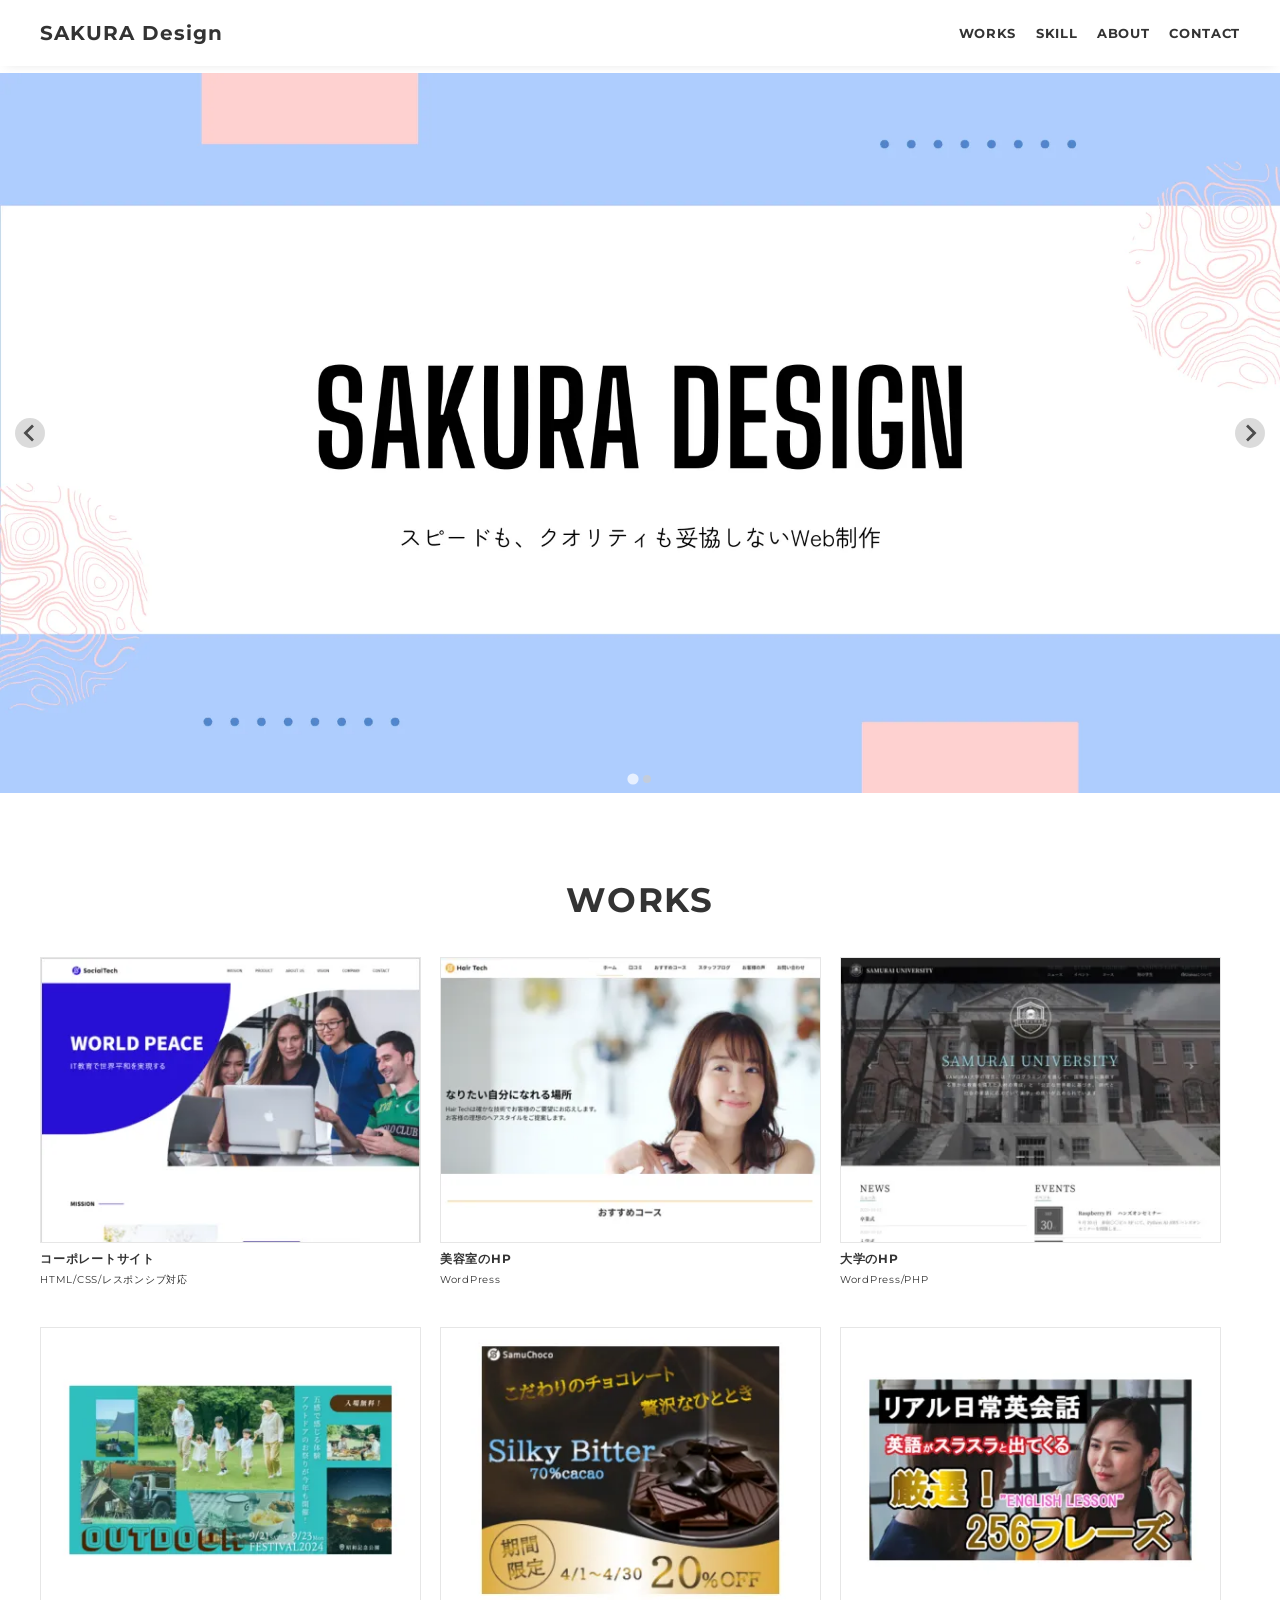
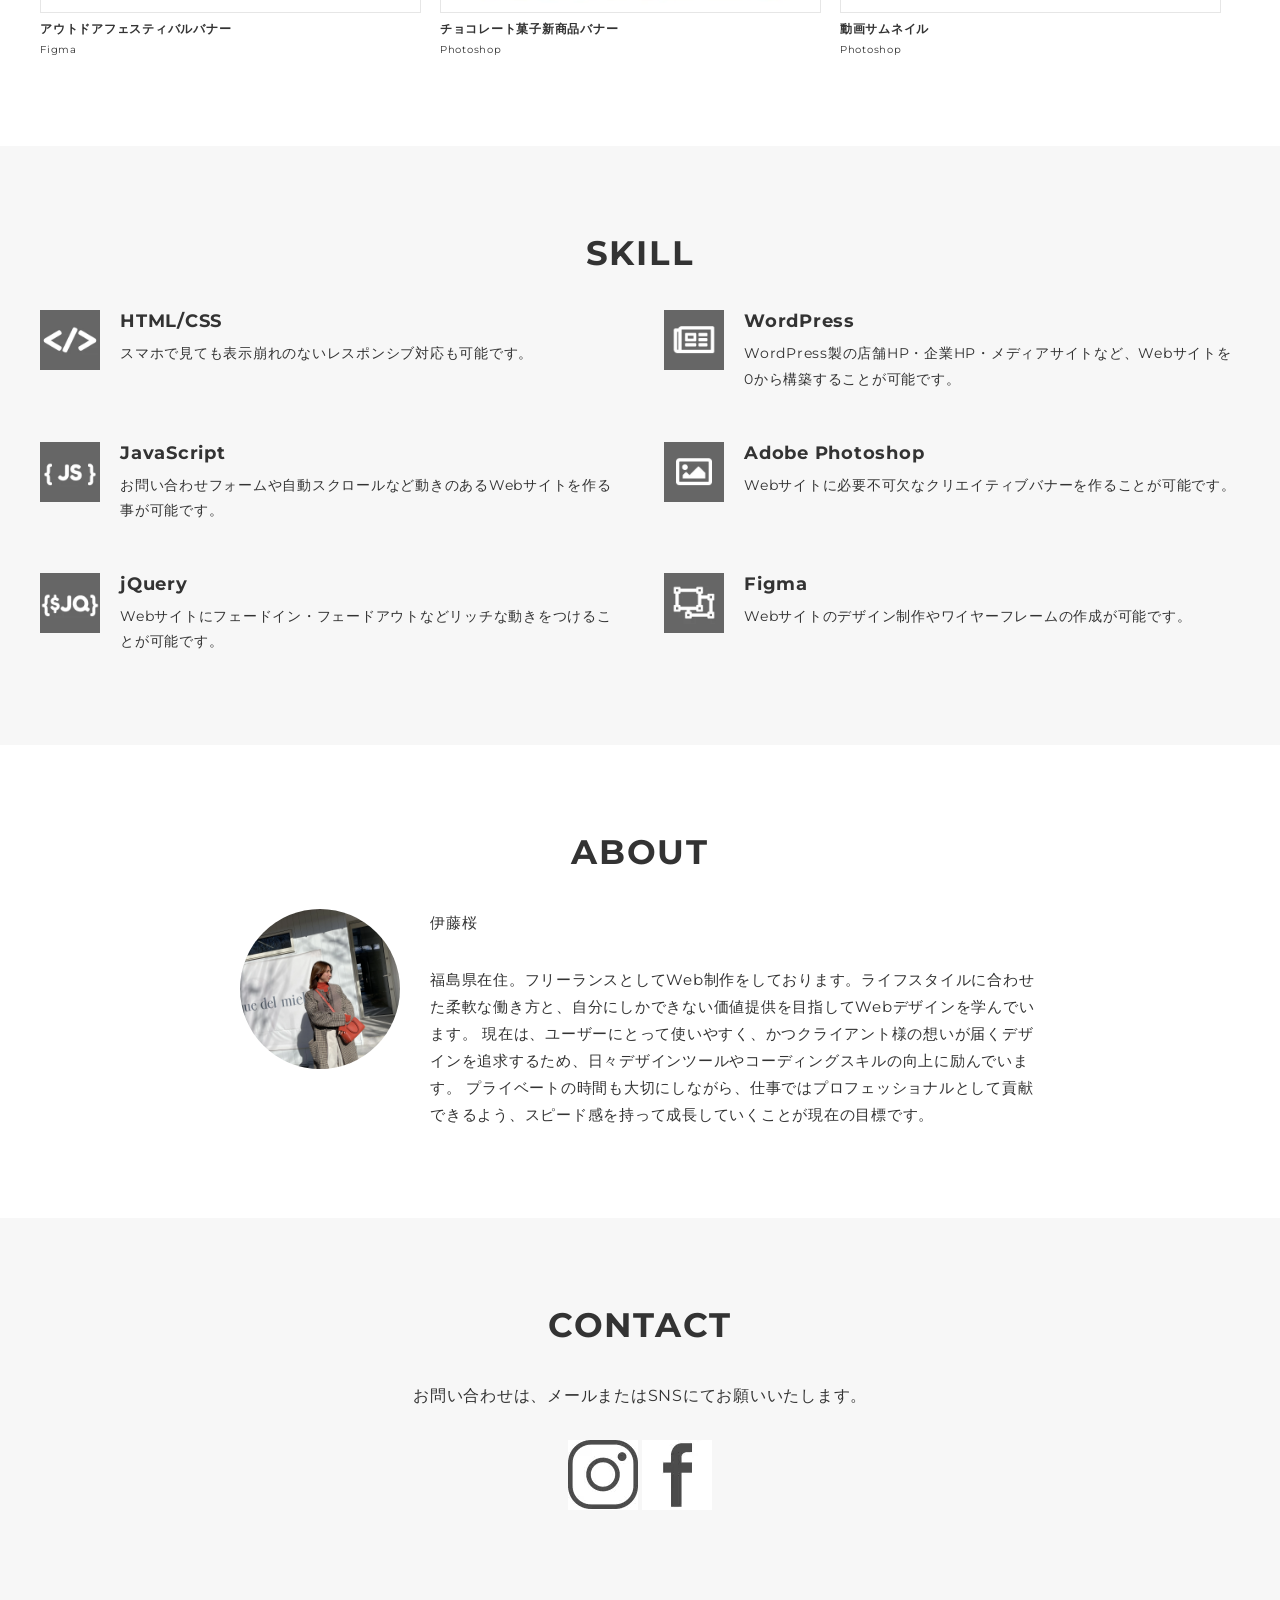
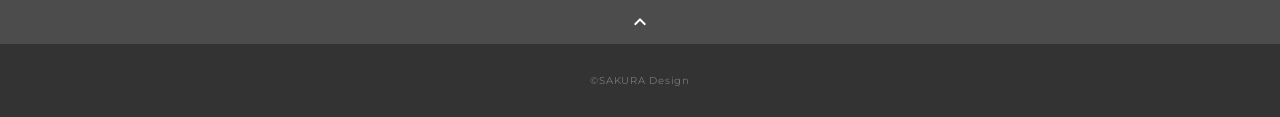
<file: index.html>
<!DOCTYPE html>
<html>
<head>
  <meta charset="utf-8">
  <meta name="viewport" content="width=device-width, initial-scale=1.0, maximum-scale=1.0, minimum-scale=1.0">
  <title>SAKURA ポートフォリオ</title>
  <link rel="preconnect" href="https://fonts.gstatic.com">
  <link href="https://fonts.googleapis.com/css2?family=Montserrat:wght@400;700&display=swap" rel="stylesheet">
  <link href="https://fonts.googleapis.com/css?family=Material+Icons+Outlined" rel="stylesheet">
  <link href="css/ress.css" media="all" rel="stylesheet" type="text/css" />
  <link href="css/style.css" media="all" rel="stylesheet" type="text/css" />
  <link href="
https://cdn.jsdelivr.net/npm/@splidejs/splide@4.1.4/dist/css/splide.min.css
" rel="stylesheet">

</head>

<body>
  <div class="wrapper">
    <!-- header -->
    <header class="header ">
      <div class="container">
        <h1 class="header-logo">
          <a href="#">SAKURA Design</a>
        </h1>
        <nav class="gnav">
          <ul class="gnav-list">
            <li class="gnav-item"><a href="#works">WORKS</a></li>
            <li class="gnav-item"><a href="#skill">SKILL</a></li>
            <li class="gnav-item"><a href="#about">ABOUT</a></li>
            <li class="gnav-item"><a href="#contact">CONTACT</a></li>
          </ul>
        </nav>
      </div>
    </header>
    <!-- /header -->

    <main class="content">

      <!-- mv -->
      <section class="splide" aria-label="基本構造の例">
  <div class="splide__track">
    <ul class="splide__list">
      <li class="splide__slide"><img src="img/Portfolio mv1.webp" alt="メイン画像"></li>
      <li class="splide__slide"><img src="img/Portfolio mv2.webp" alt="メイン画像"></li>
    </ul>
  </div>
</section>
      <!-- /mv -->

      <!-- works -->
      <section class="works section" id="works">
        <div class="container">
          <h2 class="title">WORKS</h2>
          <div class="works-list">
            <a class="works-item" href="works-1.html">
              <div class="works-img"><img src="img/works/html1.webp" alt="html1" /></div>
              <p class="works-name">コーポレートサイト</p>
              <p class="works-info">HTML/CSS/レスポンシブ対応</p>
            </a>
            <a class="works-item" href="works-2.html">
              <div class="works-img"><img src="img/works/wordpress1.webp" alt="WordPress" /></div>
              <p class="works-name">美容室のHP</p>
              <p class="works-info">WordPress</p>
            </a>
            <a class="works-item" href="works-3.html">
              <div class="works-img"><img src="img/works/wordpress2.webp" alt="WordPress2" /></div>
              <p class="works-name">大学のHP</p>
              <p class="works-info">WordPress/PHP</p>
            </a>
            <a class="works-item" href="works-4.html">
              <div class="works-img"><img src="img/works/figma.webp" alt="Figma" /></div>
              <p class="works-name">アウトドアフェスティバルバナー</p>
              <p class="works-info">Figma</p>
            </a>
            <a class="works-item" href="works-5.html">
              <div class="works-img"><img src="img/works/photoshop2.webp" alt="Photoshop" /></div>
              <p class="works-name">チョコレート菓子新商品バナー</p>
              <p class="works-info">Photoshop</p>
            </a>
            <a class="works-item" href="works-6.html">
              <div class="works-img"><img src="img/works/photoshop.webp" alt="Photoshop" /></div>
              <p class="works-name">動画サムネイル</p>
              <p class="works-info">Photoshop</p>
            </a>
          </div>
        </div>
      </section>
      <!-- /works -->

      <!-- skill -->
      <section class="skill section" id="skill">
        <div class="container">
          <h2 class="title">SKILL</h2>
          <div class="skill-list">
            <div class="skill-item">
              <p class="skill-img"><img src="img/skills/html.webp" alt="html"></p>
              <div class="skill-body">
                <h3 class="skill-name">HTML/CSS</h3>
                <p class="skill-text">
                  スマホで見ても表示崩れのないレスポンシブ対応も可能です。</p>
              </div>
            </div>
            <div class="skill-item">
              <p class="skill-img"><img src="img/skills/wordpress.webp" alt="wordpress"></p>
              <div class="skill-body">
                <h3 class="skill-name">WordPress</h3>
                <p class="skill-text">
                  WordPress製の店舗HP・企業HP・メディアサイトなど、Webサイトを0から構築することが可能です。</p>
              </div>
            </div>
            <div class="skill-item">
              <p class="skill-img"><img src="img/skills/js.webp" alt="javascript"></p>
              <div class="skill-body">
                <h3 class="skill-name">JavaScript</h3>
                <p class="skill-text">
                  お問い合わせフォームや自動スクロールなど動きのあるWebサイトを作る事が可能です。</p>
              </div>
            </div>
            <div class="skill-item">
              <p class="skill-img"><img src="img/skills/photoshop.webp" alt="photoshop"></p>
              <div class="skill-body">
                <h3 class="skill-name">Adobe Photoshop</h3>
                <p class="skill-text">
                  Webサイトに必要不可欠なクリエイティブバナーを作ることが可能です。</p>
              </div>
            </div>
            <div class="skill-item">
              <p class="skill-img"><img src="img/skills/jquery.webp" alt="jquery"></p>
              <div class="skill-body">
                <h3 class="skill-name">jQuery</h3>
                <p class="skill-text">
                  Webサイトにフェードイン・フェードアウトなどリッチな動きをつけることが可能です。</p>
              </div>
            </div>
            <div class="skill-item">
              <p class="skill-img"><img src="img/skills/xd.webp" alt="adobexd"></p>
              <div class="skill-body">
                <h3 class="skill-name">Figma</h3>
                <p class="skill-text">
                  Webサイトのデザイン制作やワイヤーフレームの作成が可能です。</p>
              </div>
            </div>
          </div>
        </div>
      </section>
      <!-- /skill -->

      <!-- about -->
      <section class="about section" id="about">
        <div class="container">
          <h2 class="title">ABOUT</h2>
          <div class="profile">
            <p class="profile-img">
              <img src="img/about.webp" alt="about">
            </p>
            <div class="profile-body">
              <p>
                伊藤桜
              </p>
              <p>
                福島県在住。フリーランスとしてWeb制作をしております。ライフスタイルに合わせた柔軟な働き方と、自分にしかできない価値提供を目指してWebデザインを学んでいます。

現在は、ユーザーにとって使いやすく、かつクライアント様の想いが届くデザインを追求するため、日々デザインツールやコーディングスキルの向上に励んでいます。

プライベートの時間も大切にしながら、仕事ではプロフェッショナルとして貢献できるよう、スピード感を持って成長していくことが現在の目標です。
              </p>
              
            </div>
          </div>
        </div>
      </section>
      <!-- /about -->

      <!-- contact -->
      <section class="contact section" id="contact">
        <div class="container">
          <h2 class="title">CONTACT</h2>
          <p class="lead">
            お問い合わせは、<br class="sp-only">メールまたはSNSにてお願いいたします。
          </p>
          <div class="contact-list">
            <a href="http://instagram.com/" target="_blank">
              <img src="img/icon_instagram.webp" alt="Instagram">
            </a>
            <a href="http://facebook.com/" target="_blank">
              <img src="img/icon_facebook.webp" alt="Facebook">
            </a>
          </div>
        </div>
      </section>
      <!-- /contact -->
      <div class="page-top" id="js-page-top">
        <span class="material-icons-outlined">expand_less</span>
      </div>
    </main>

    <!-- footer -->
    <footer class="footer">
      <div class="copyright">&copy;SAKURA Design</div>
    </footer>
    <!-- /footer -->

  </div>
  <script type='text/javascript' src="js/script.js"></script>
  <script src="https://ajax.googleapis.com/ajax/libs/jquery/3.6.0/jquery.min.js"></script>
  <script src="
https://cdn.jsdelivr.net/npm/@splidejs/splide@4.1.4/dist/js/splide.min.js
"></script>
<script>
  var splide = new Splide('.splide', {
    type: 'loop',
    autoplay: true,
    interval: 10000,
    perPage: 1,
    pauseOnHover: false,
  });
  splide.mount();
</script> 
</body>
</html>
</file>
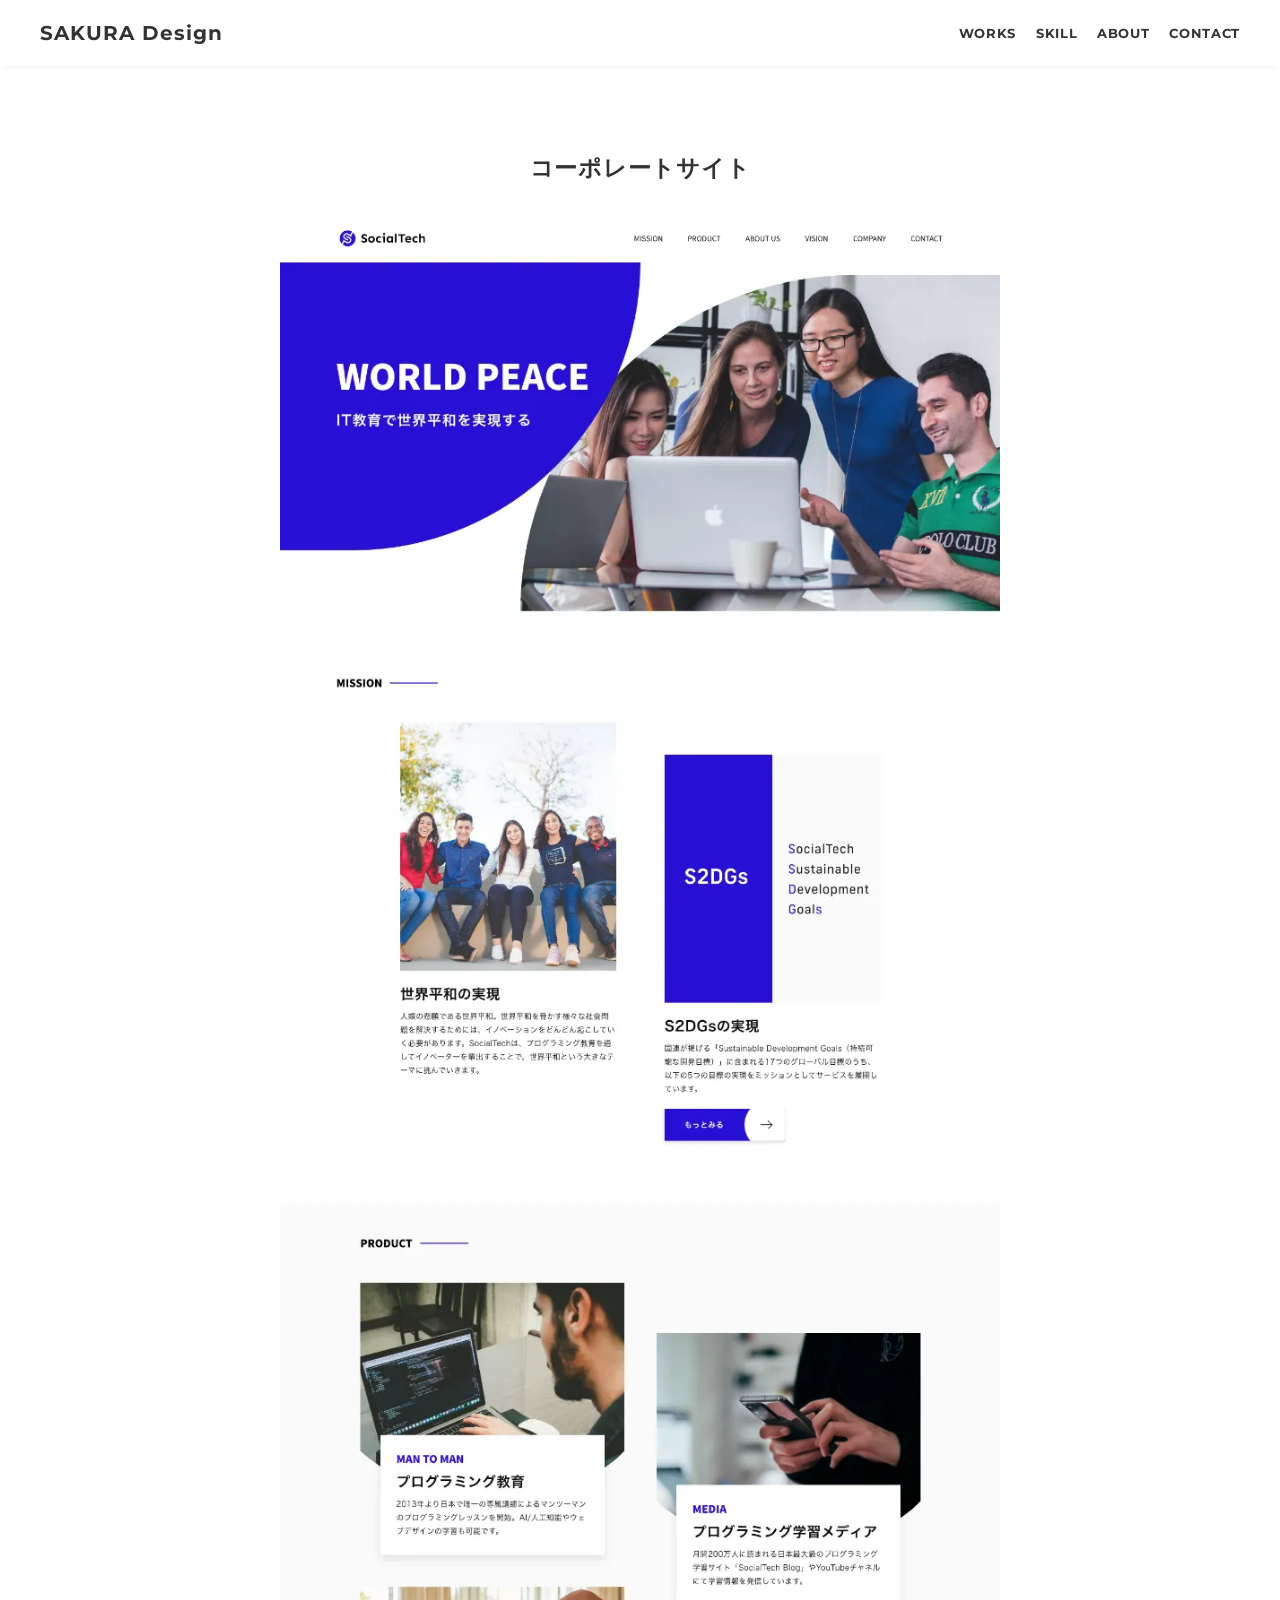
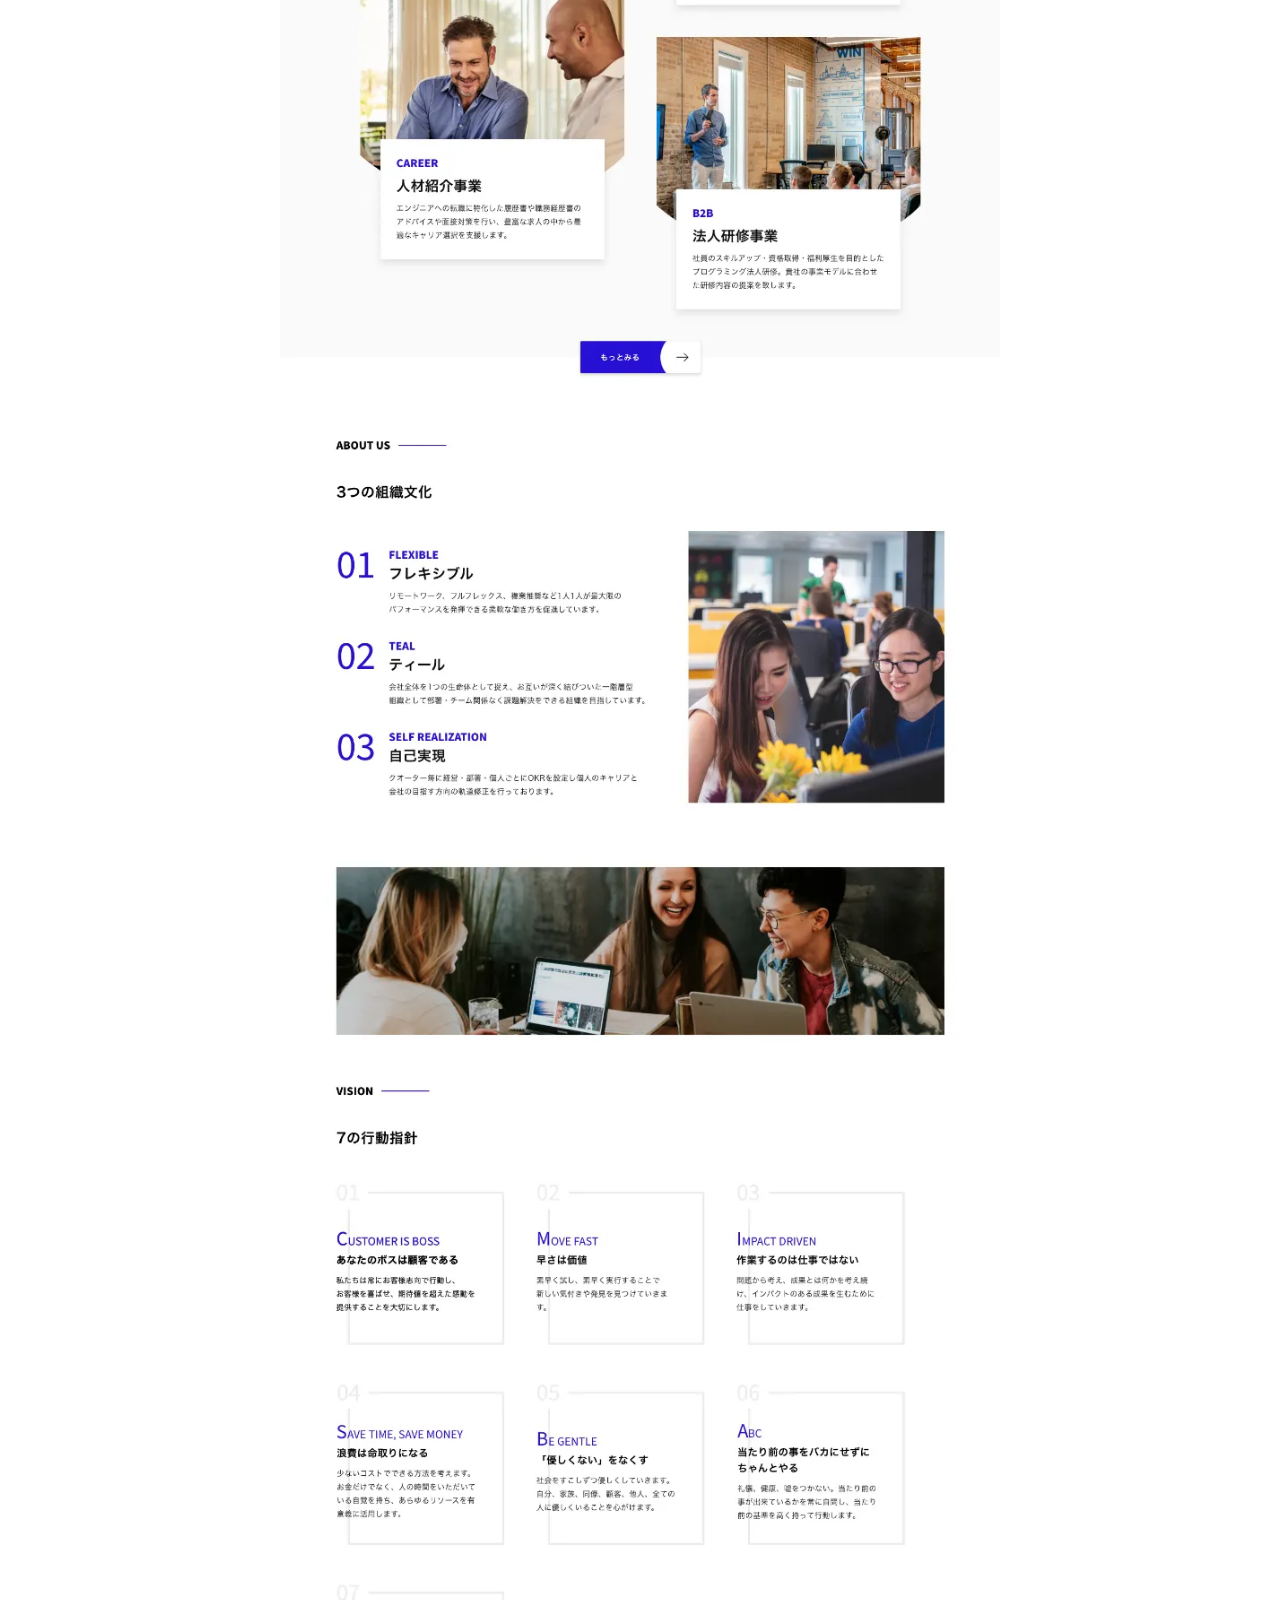
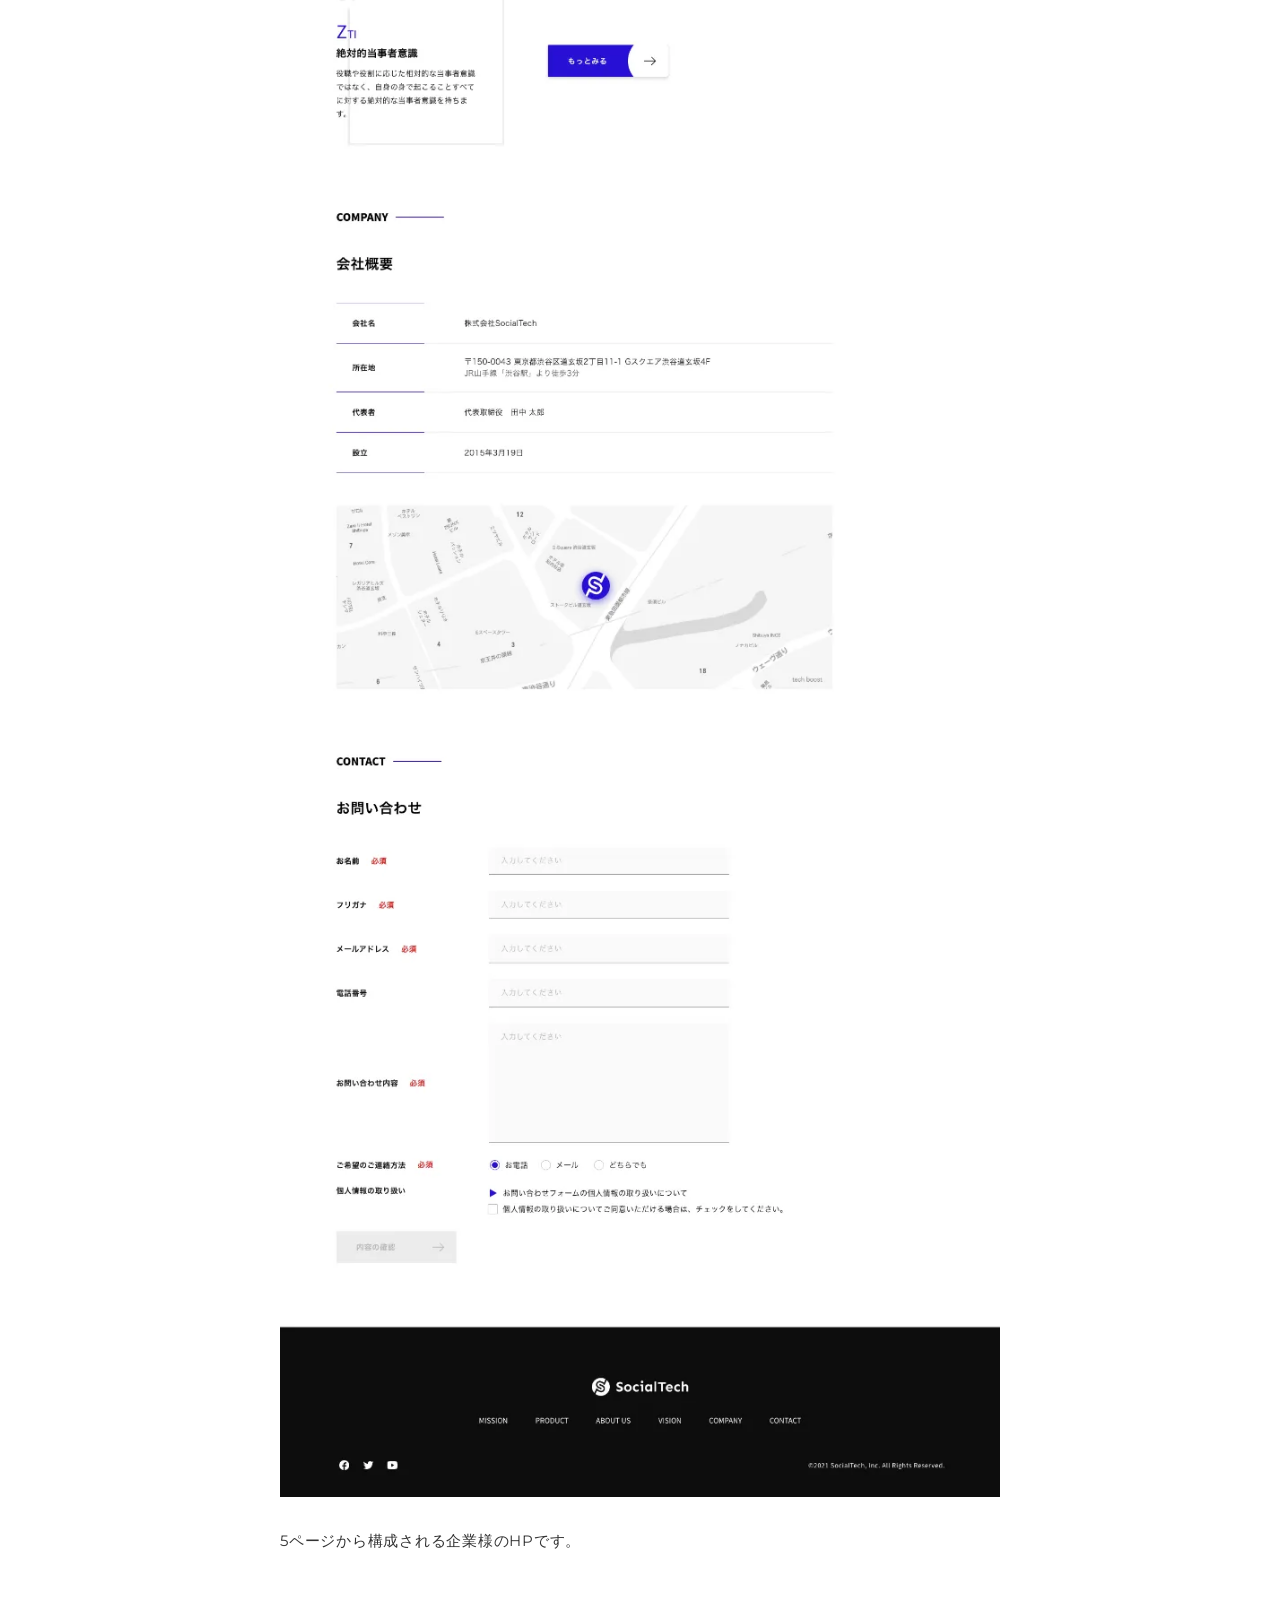
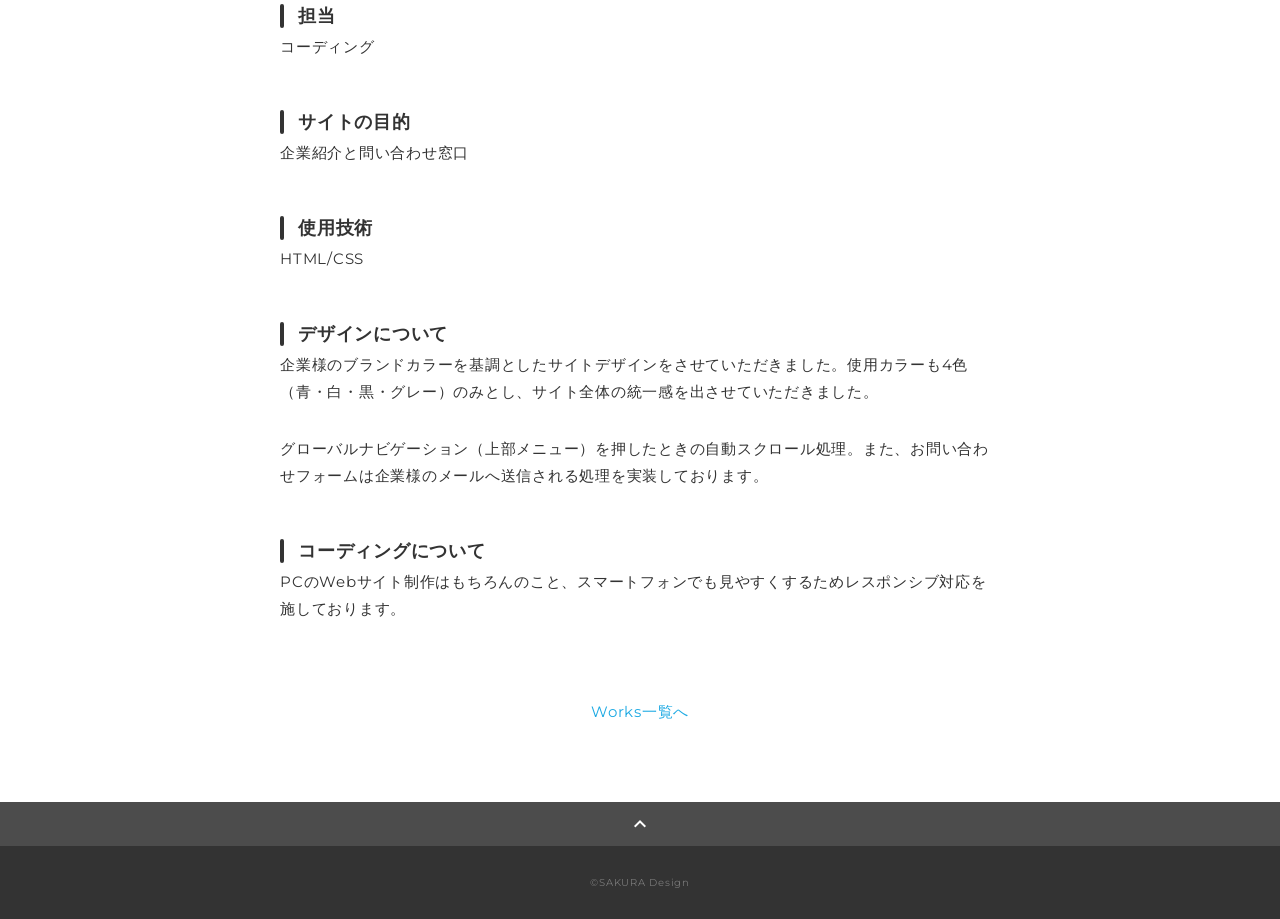
<file: works-1.html>
<!DOCTYPE html>
<html>
<head>
  <meta charset="utf-8">
  <meta name="viewport" content="width=device-width, initial-scale=1.0, maximum-scale=1.0, minimum-scale=1.0">
  <title>SAKURA ポートフォリオ</title>
  <link rel="preconnect" href="https://fonts.gstatic.com">
  <link href="https://fonts.googleapis.com/css2?family=Montserrat:wght@400;700&display=swap" rel="stylesheet">
  <link href="https://fonts.googleapis.com/css?family=Material+Icons+Outlined" rel="stylesheet">
  <link href="css/ress.css" media="all" rel="stylesheet" type="text/css" />
  <link href="css/style.css" media="all" rel="stylesheet" type="text/css" />
</head>

<body>
  <div class="wrapper">

    <!-- header -->
    <header class="header ">
      <div class="container">
        <h1 class="header-logo">
          <a href="index.html">SAKURA Design</a>
        </h1>
        <nav class="gnav">
          <ul class="gnav-list">
            <li class="gnav-item"><a href="index.html#works">WORKS</a></li>
            <li class="gnav-item"><a href="index.html#skill">SKILL</a></li>
            <li class="gnav-item"><a href="index.html#about">ABOUT</a></li>
            <li class="gnav-item"><a href="index.html#contact">CONTACT</a></li>
          </ul>
        </nav>
      </div>
    </header>
    <!-- /header -->

    <main class="content">

      <article class="article">
        <div class="article-container">
          <h2 class="article-title">コーポレートサイト</h2>
          <div class="article-body">
            <p>
              <img src="img/works-detail/works-1.webp" alt="">
            </p>
            <p>
              5ページから構成される企業様のHPです。
            </p>
            
            <h3>担当</h3>
            <p>コーディング</p>
            <h3>サイトの目的</h3>
            <p>企業紹介と問い合わせ窓口</p>
            <h3>使用技術</h3>
            <p>HTML/CSS</p>
            <h3>デザインについて</h3>
            <p>
              企業様のブランドカラーを基調としたサイトデザインをさせていただきました。使用カラーも4色（青・白・黒・グレー）のみとし、サイト全体の統一感を出させていただきました。
            </p>
            <p>
              グローバルナビゲーション（上部メニュー）を押したときの自動スクロール処理。また、お問い合わせフォームは企業様のメールへ送信される処理を実装しております。
            </p>
            <h3>コーディングについて</h3>
            <p>
              PCのWebサイト制作はもちろんのこと、スマートフォンでも見やすくするためレスポンシブ対応を施しております。
            </p>
          </div>
          <div class="home-link">
            <a href="index.html#works">Works一覧へ</a>
          </div>
        </div>
      </article>

      <div class="page-top" id="js-page-top">
        <span class="material-icons-outlined">expand_less</span>
      </div>
    </main>

    <!-- footer -->
    <footer class="footer">
      <div class="copyright">&copy;SAKURA Design</div>
    </footer>
    <!-- /footer -->

  </div>
  <script src="https://ajax.googleapis.com/ajax/libs/jquery/3.6.0/jquery.min.js"></script>
  <script type='text/javascript' src="js/script.js"></script>
</body>
</html>
</file>
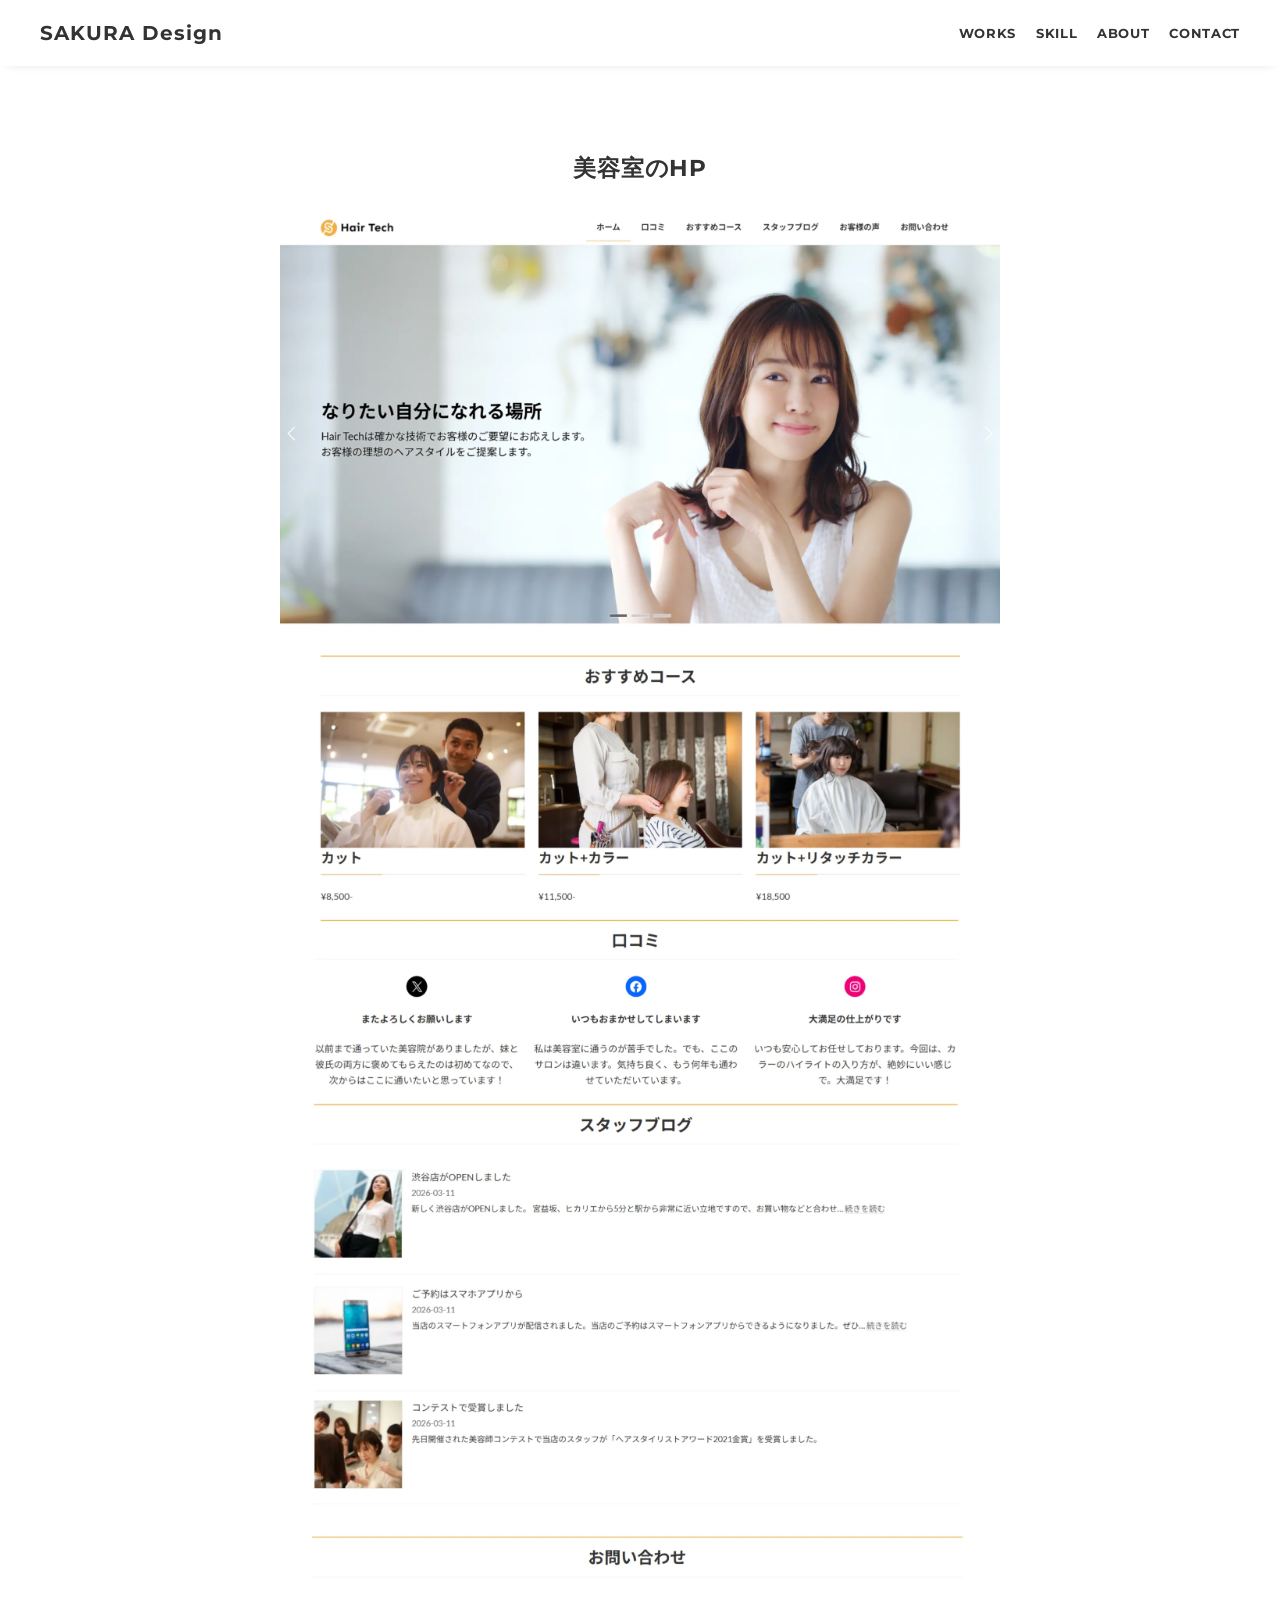
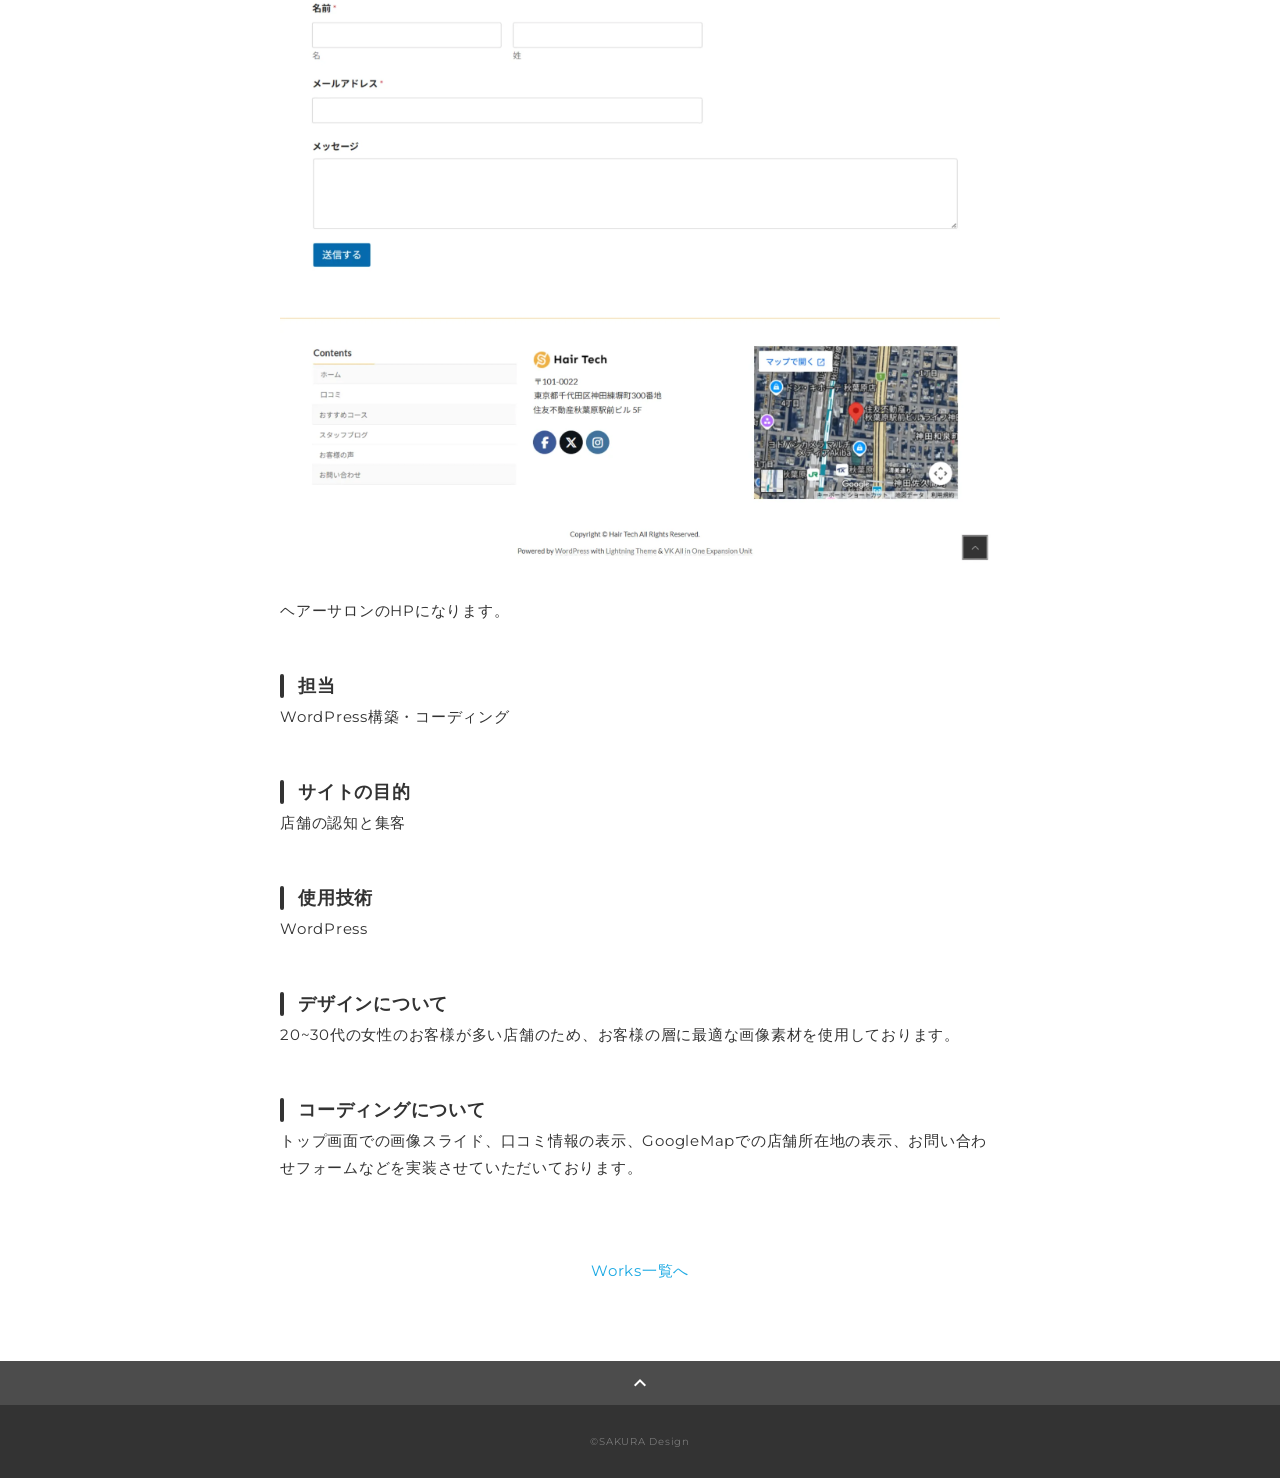
<file: works-2.html>
<!DOCTYPE html>
<html>
<head>
  <meta charset="utf-8">
  <meta name="viewport" content="width=device-width, initial-scale=1.0, maximum-scale=1.0, minimum-scale=1.0">
  <title>SAKURA ポートフォリオ</title>
  <link rel="preconnect" href="https://fonts.gstatic.com">
  <link href="https://fonts.googleapis.com/css2?family=Montserrat:wght@400;700&display=swap" rel="stylesheet">
  <link href="https://fonts.googleapis.com/css?family=Material+Icons+Outlined" rel="stylesheet">
  <link href="css/ress.css" media="all" rel="stylesheet" type="text/css" />
  <link href="css/style.css" media="all" rel="stylesheet" type="text/css" />
</head>

<body>
  <div class="wrapper">

    <!-- header -->
    <header class="header ">
      <div class="container">
        <h1 class="header-logo">
          <a href="index.html">SAKURA Design</a>
        </h1>
        <nav class="gnav">
          <ul class="gnav-list">
            <li class="gnav-item"><a href="index.html#works">WORKS</a></li>
            <li class="gnav-item"><a href="index.html#skill">SKILL</a></li>
            <li class="gnav-item"><a href="index.html#about">ABOUT</a></li>
            <li class="gnav-item"><a href="index.html#contact">CONTACT</a></li>
          </ul>
        </nav>
      </div>
    </header>
    <!-- /header -->

    <main class="content">

      <article class="article">
        <div class="article-container">
          <h2 class="article-title">美容室のHP</h2>
          <div class="article-body">
            <p>
              <img src="img/works-detail/works-2.webp" alt="美容室のHP">
            </p>
            <p>
              ヘアーサロンのHPになります。
            </p>
            
            <h3>担当</h3>
            <p>WordPress構築・コーディング</p>
            <h3>サイトの目的</h3>
            <p>店舗の認知と集客</p>
            <h3>使用技術</h3>
            <p>WordPress</p>
            <h3>デザインについて</h3>
            <p>
              20~30代の女性のお客様が多い店舗のため、お客様の層に最適な画像素材を使用しております。
            </p>
            <h3>コーディングについて</h3>
            <p>
              トップ画面での画像スライド、口コミ情報の表示、GoogleMapでの店舗所在地の表示、お問い合わせフォームなどを実装させていただいております。
            </p>
          </div>
          <div class="home-link">
            <a href="index.html#works">Works一覧へ</a>
          </div>
        </div>
      </article>

      <div class="page-top" id="js-page-top">
        <span class="material-icons-outlined">expand_less</span>
      </div>
    </main>

    <!-- footer -->
    <footer class="footer">
      <div class="copyright">&copy;SAKURA Design</div>
    </footer>
    <!-- /footer -->

  </div>
  <script src="https://ajax.googleapis.com/ajax/libs/jquery/3.6.0/jquery.min.js"></script>
  <script type='text/javascript' src="js/script.js"></script>
</body>
</html>
</file>
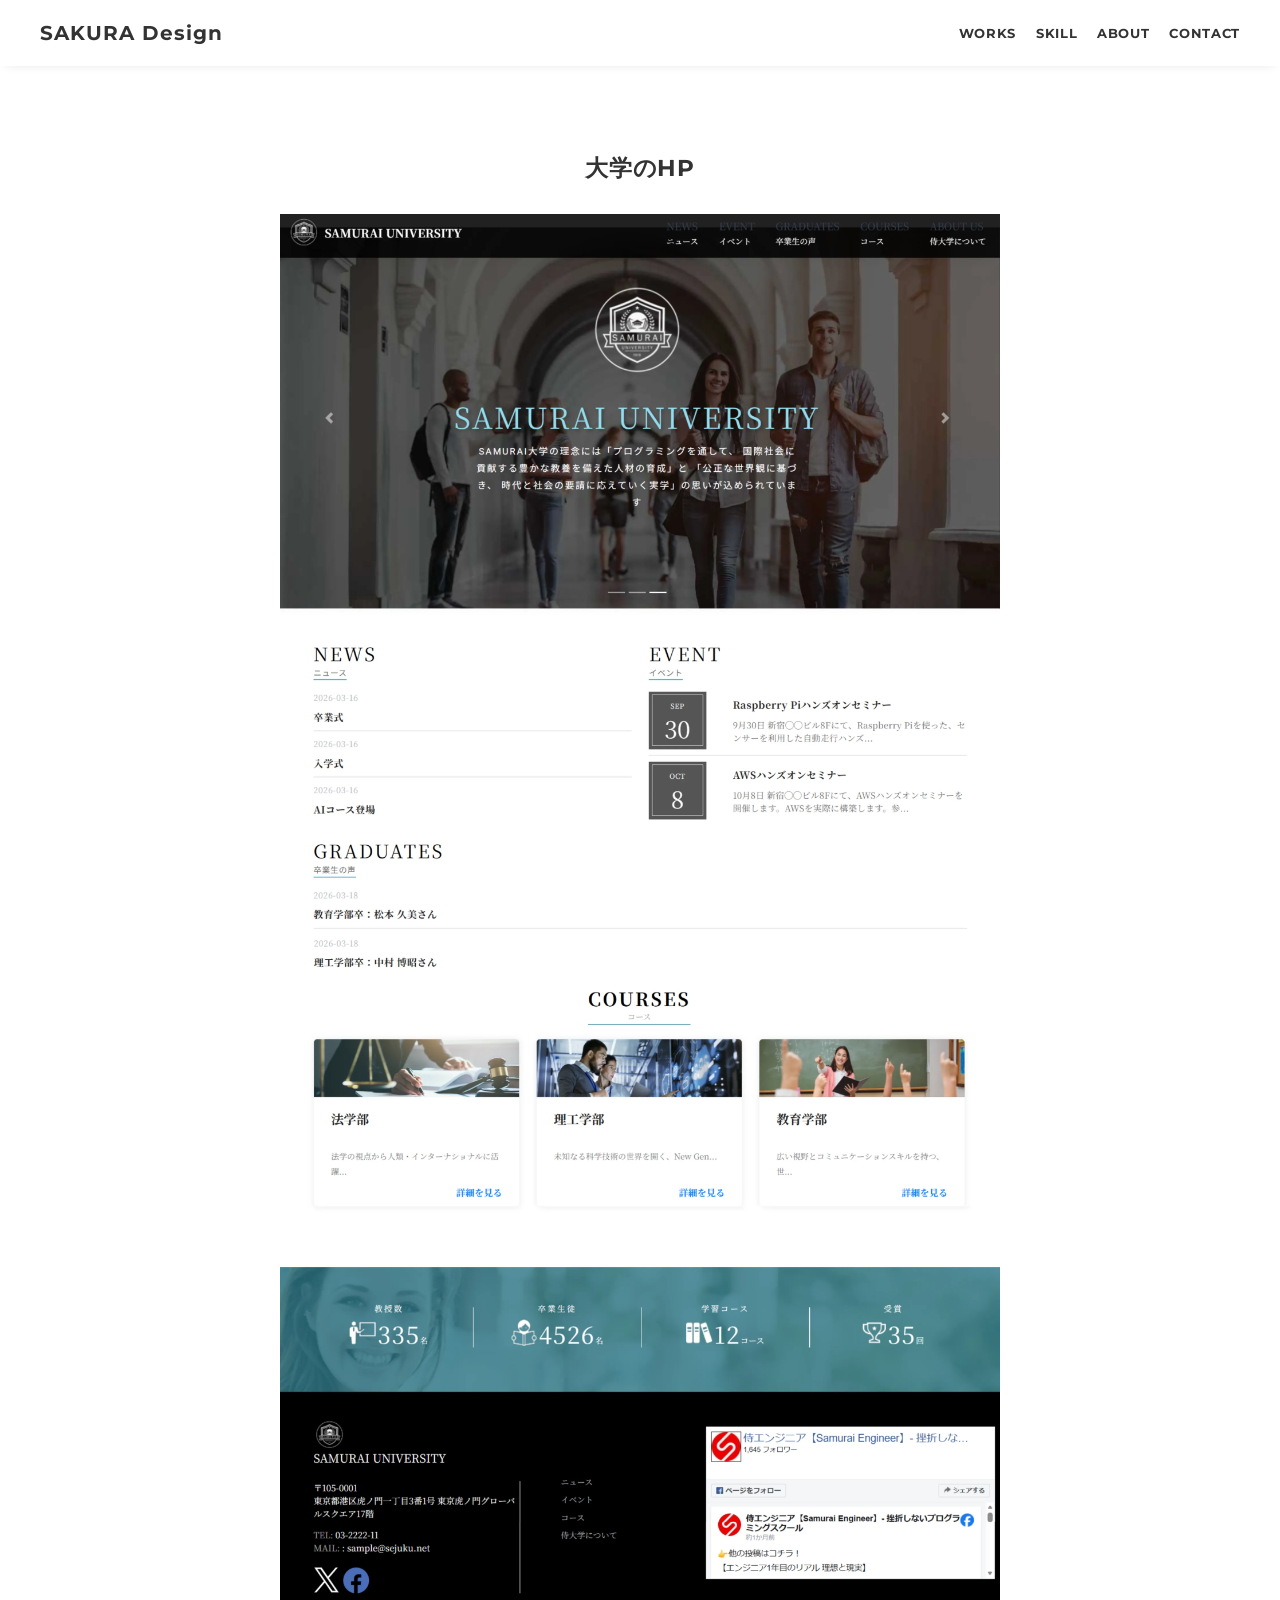
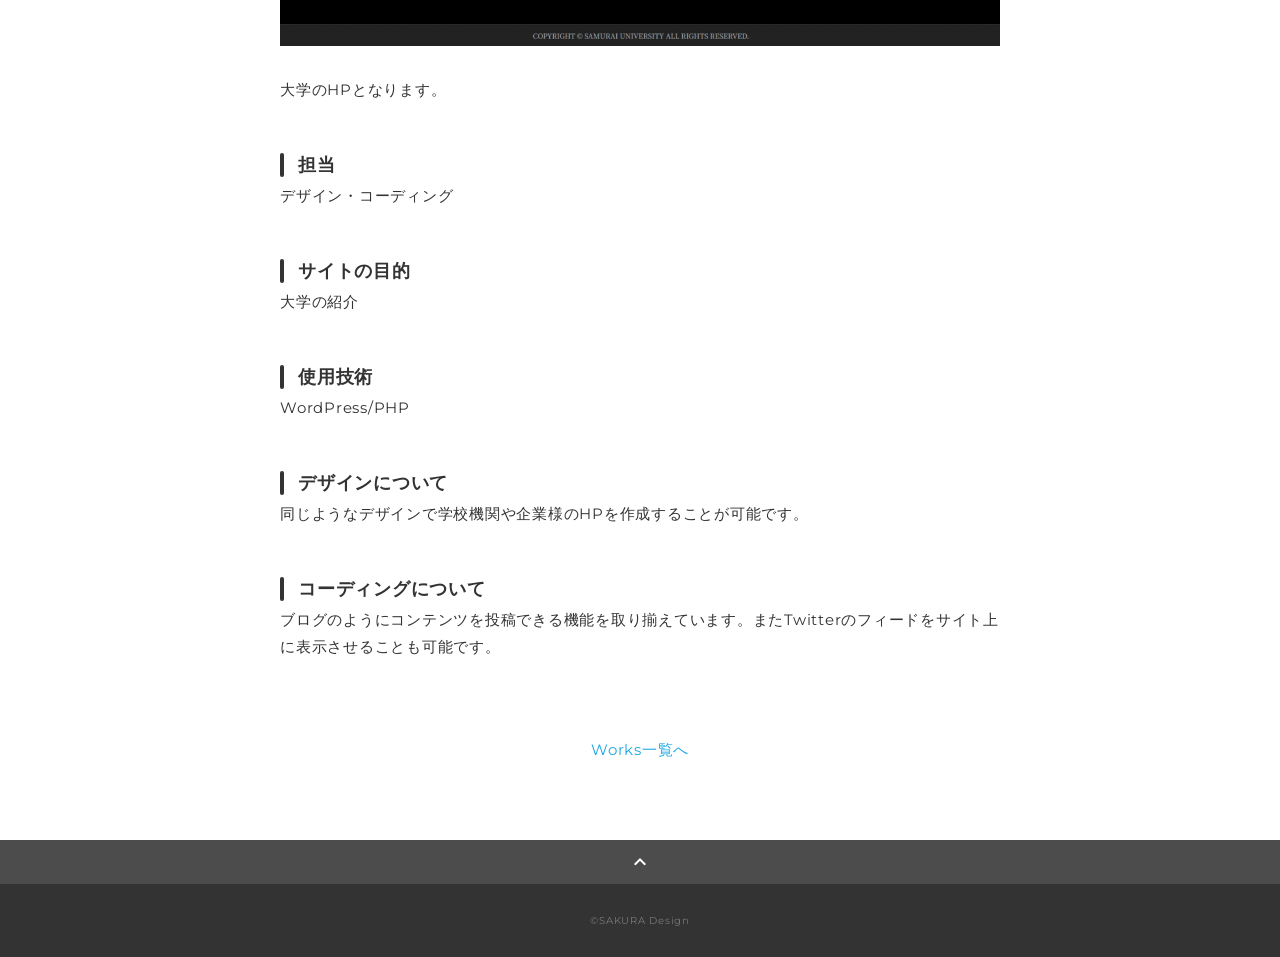
<file: works-3.html>
<!DOCTYPE html>
<html>
<head>
  <meta charset="utf-8">
  <meta name="viewport" content="width=device-width, initial-scale=1.0, maximum-scale=1.0, minimum-scale=1.0">
  <title>SAKURA ポートフォリオ</title>
  <link rel="preconnect" href="https://fonts.gstatic.com">
  <link href="https://fonts.googleapis.com/css2?family=Montserrat:wght@400;700&display=swap" rel="stylesheet">
  <link href="https://fonts.googleapis.com/css?family=Material+Icons+Outlined" rel="stylesheet">
  <link href="css/ress.css" media="all" rel="stylesheet" type="text/css" />
  <link href="css/style.css" media="all" rel="stylesheet" type="text/css" />
</head>

<body>
  <div class="wrapper">

    <!-- header -->
    <header class="header ">
      <div class="container">
        <h1 class="header-logo">
          <a href="index.html">SAKURA Design</a>
        </h1>
        <nav class="gnav">
          <ul class="gnav-list">
            <li class="gnav-item"><a href="index.html#works">WORKS</a></li>
            <li class="gnav-item"><a href="index.html#skill">SKILL</a></li>
            <li class="gnav-item"><a href="index.html#about">ABOUT</a></li>
            <li class="gnav-item"><a href="index.html#contact">CONTACT</a></li>
          </ul>
        </nav>
      </div>
    </header>
    <!-- /header -->

    <main class="content">

      <article class="article">
        <div class="article-container">
          <h2 class="article-title">大学のHP</h2>
          <div class="article-body">
            <p>
              <img src="img/works-detail/works-3.webp" alt="">
            </p>
            <p>
              大学のHPとなります。
            </p>
            
            <h3>担当</h3>
            <p>デザイン・コーディング</p>
            <h3>サイトの目的</h3>
            <p>大学の紹介</p>
            <h3>使用技術</h3>
            <p>WordPress/PHP</p>
            <h3>デザインについて</h3>
            <p>
              同じようなデザインで学校機関や企業様のHPを作成することが可能です。
            </p>
            <h3>コーディングについて</h3>
            <p>
              ブログのようにコンテンツを投稿できる機能を取り揃えています。またTwitterのフィードをサイト上に表示させることも可能です。
            </p>
          </div>
          <div class="home-link">
            <a href="index.html#works">Works一覧へ</a>
          </div>
        </div>
      </article>

      <div class="page-top" id="js-page-top">
        <span class="material-icons-outlined">expand_less</span>
      </div>
    </main>

    <!-- footer -->
    <footer class="footer">
      <div class="copyright">&copy;SAKURA Design</div>
    </footer>
    <!-- /footer -->

  </div>
  <script src="https://ajax.googleapis.com/ajax/libs/jquery/3.6.0/jquery.min.js"></script>
  <script type='text/javascript' src="js/script.js"></script>
</body>
</html>
</file>
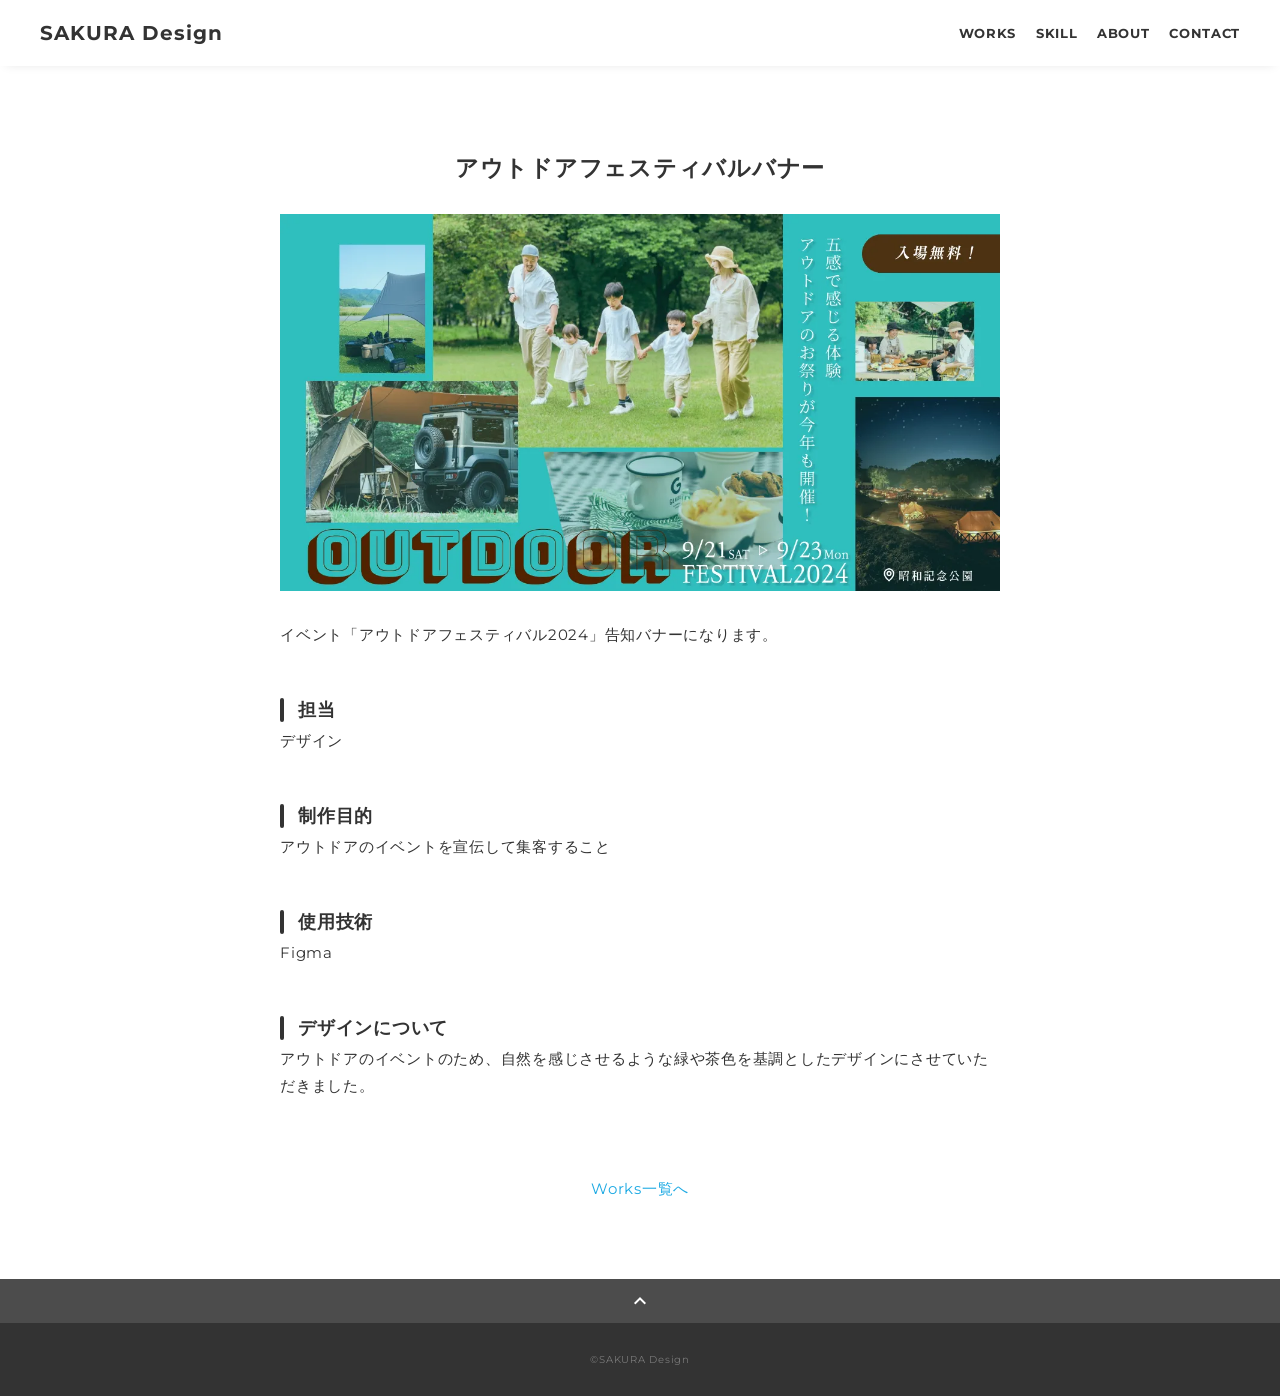
<file: works-4.html>
<!DOCTYPE html>
<html>
<head>
  <meta charset="utf-8">
  <meta name="viewport" content="width=device-width, initial-scale=1.0, maximum-scale=1.0, minimum-scale=1.0">
  <title>SAKURA ポートフォリオ</title>
  <link rel="preconnect" href="https://fonts.gstatic.com">
  <link href="https://fonts.googleapis.com/css2?family=Montserrat:wght@400;700&display=swap" rel="stylesheet">
  <link href="https://fonts.googleapis.com/css?family=Material+Icons+Outlined" rel="stylesheet">
  <link href="css/ress.css" media="all" rel="stylesheet" type="text/css" />
  <link href="css/style.css" media="all" rel="stylesheet" type="text/css" />
</head>

<body>
  <div class="wrapper">

    <!-- header -->
    <header class="header ">
      <div class="container">
        <h1 class="header-logo">
          <a href="index.html">SAKURA Design</a>
        </h1>
        <nav class="gnav">
          <ul class="gnav-list">
            <li class="gnav-item"><a href="index.html#works">WORKS</a></li>
            <li class="gnav-item"><a href="index.html#skill">SKILL</a></li>
            <li class="gnav-item"><a href="index.html#about">ABOUT</a></li>
            <li class="gnav-item"><a href="index.html#contact">CONTACT</a></li>
          </ul>
        </nav>
      </div>
    </header>
    <!-- /header -->

    <main class="content">

      <article class="article">
        <div class="article-container">
          <h2 class="article-title">アウトドアフェスティバルバナー</h2>
          <div class="article-body">
            <p style="text-align: center;">
              <img src="img/works-detail/works-4.webp" alt="">
            </p>
            <p>
              イベント「アウトドアフェスティバル2024」告知バナーになります。
            </p>
            
            <h3>担当</h3>
            <p>デザイン</p>
            <h3>制作目的</h3>
            <p>アウトドアのイベントを宣伝して集客すること</p>
            <h3>使用技術</h3>
            <p>Figma</p>
            <h3>デザインについて</h3>
            <p>
              アウトドアのイベントのため、自然を感じさせるような緑や茶色を基調としたデザインにさせていただきました。
            </p>
          </div>
          <div class="home-link">
            <a href="index.html#works">Works一覧へ</a>
          </div>
        </div>
      </article>

      <div class="page-top" id="js-page-top">
        <span class="material-icons-outlined">expand_less</span>
      </div>
    </main>

    <!-- footer -->
    <footer class="footer">
      <div class="copyright">&copy;SAKURA Design</div>
    </footer>
    <!-- /footer -->

  </div>
  <script src="https://ajax.googleapis.com/ajax/libs/jquery/3.6.0/jquery.min.js"></script>
  <script type='text/javascript' src="js/script.js"></script>
</body>
</html>
</file>
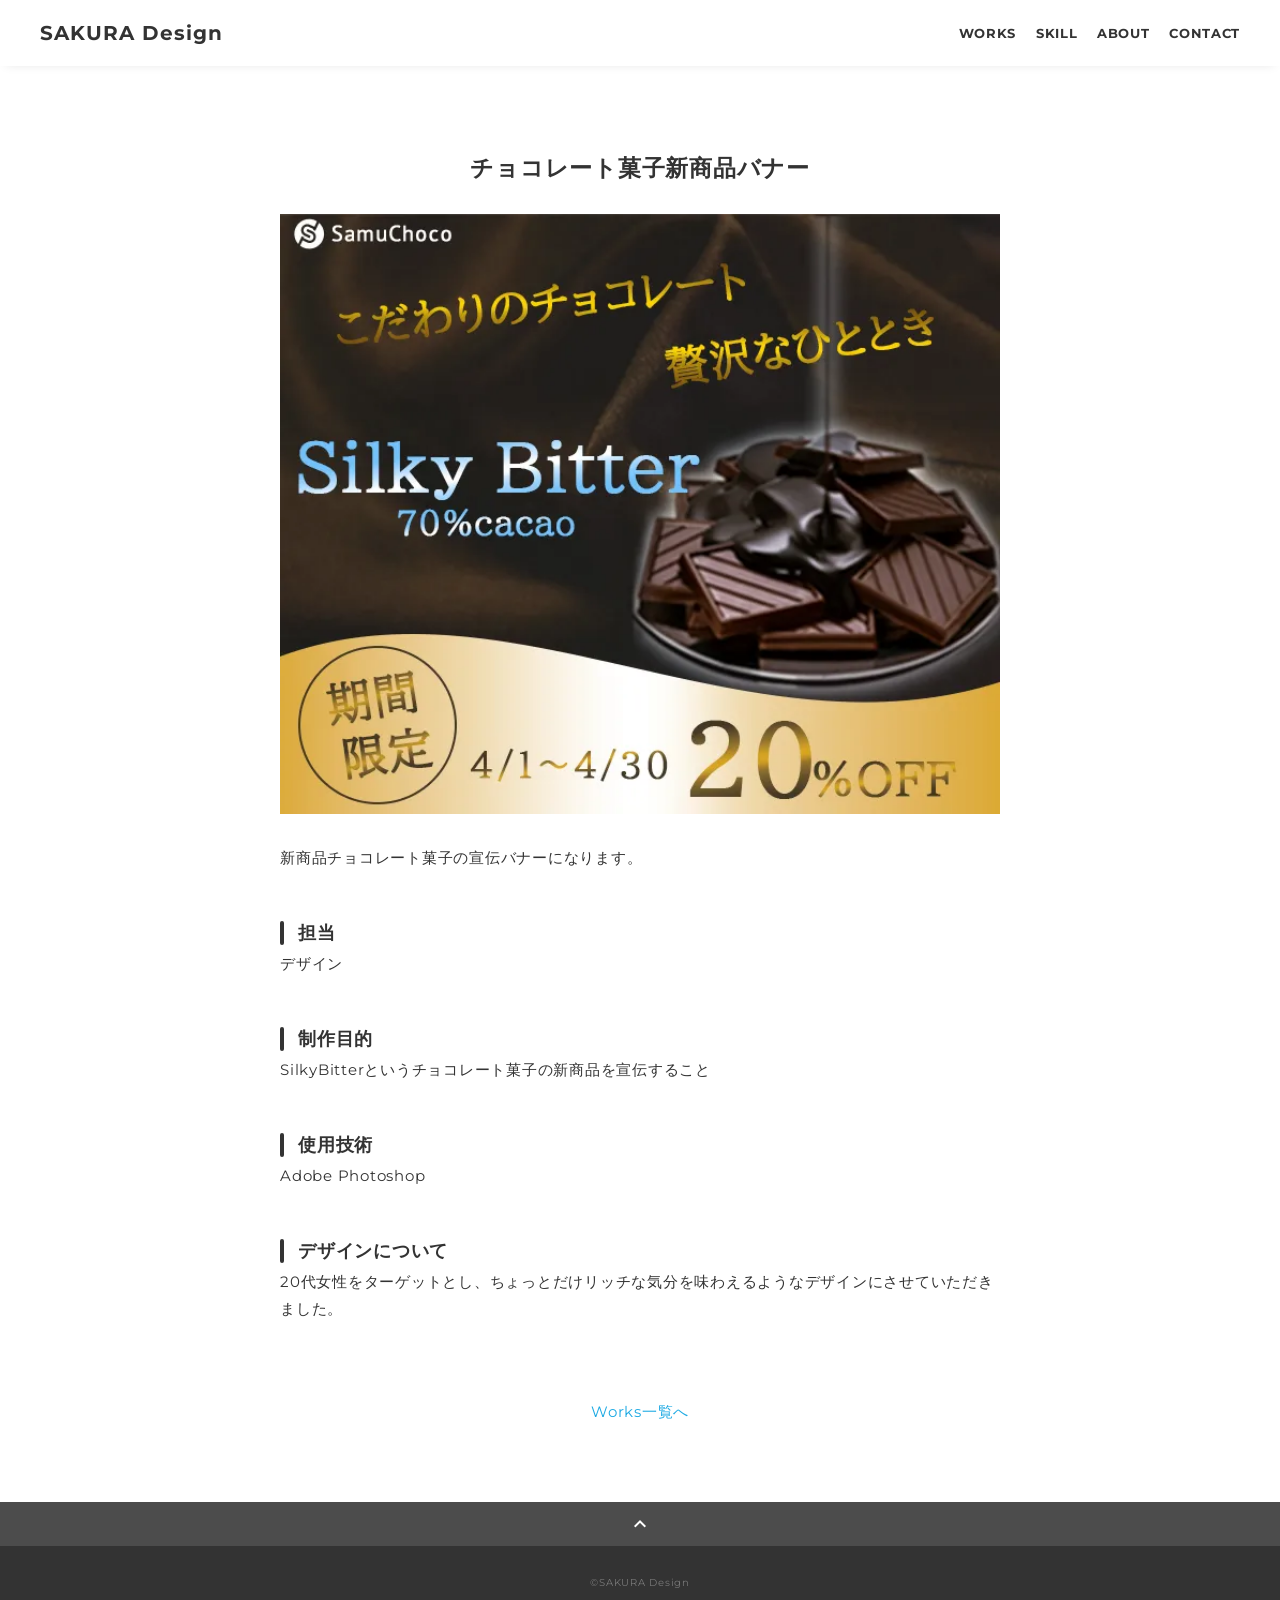
<file: works-5.html>
<!DOCTYPE html>
<html>
<head>
  <meta charset="utf-8">
  <meta name="viewport" content="width=device-width, initial-scale=1.0, maximum-scale=1.0, minimum-scale=1.0">
  <title>SAKURA ポートフォリオ</title>
  <link rel="preconnect" href="https://fonts.gstatic.com">
  <link href="https://fonts.googleapis.com/css2?family=Montserrat:wght@400;700&display=swap" rel="stylesheet">
  <link href="https://fonts.googleapis.com/css?family=Material+Icons+Outlined" rel="stylesheet">
  <link href="css/ress.css" media="all" rel="stylesheet" type="text/css" />
  <link href="css/style.css" media="all" rel="stylesheet" type="text/css" />
</head>

<body>
  <div class="wrapper">

    <!-- header -->
    <header class="header ">
      <div class="container">
        <h1 class="header-logo">
          <a href="index.html">SAKURA Design</a>
        </h1>
        <nav class="gnav">
          <ul class="gnav-list">
            <li class="gnav-item"><a href="index.html#works">WORKS</a></li>
            <li class="gnav-item"><a href="index.html#skill">SKILL</a></li>
            <li class="gnav-item"><a href="index.html#about">ABOUT</a></li>
            <li class="gnav-item"><a href="index.html#contact">CONTACT</a></li>
          </ul>
        </nav>
      </div>
    </header>
    <!-- /header -->

    <main class="content">

      <article class="article">
        <div class="article-container">
          <h2 class="article-title">チョコレート菓子新商品バナー</h2>
          <div class="article-body">
            <p>
              <img src="img/works-detail/works-5.webp" alt="">
            </p>
            <p>
              新商品チョコレート菓子の宣伝バナーになります。
            </p>
            
            <h3>担当</h3>
            <p>デザイン</p>
            <h3>制作目的</h3>
            <p>SilkyBitterというチョコレート菓子の新商品を宣伝すること</p>
            <h3>使用技術</h3>
            <p>Adobe Photoshop</p>
            <h3>デザインについて</h3>
            <p>
              20代女性をターゲットとし、ちょっとだけリッチな気分を味わえるようなデザインにさせていただきました。
            </p>
          </div>
          <div class="home-link">
            <a href="index.html#works">Works一覧へ</a>
          </div>
        </div>
      </article>

      <div class="page-top" id="js-page-top">
        <span class="material-icons-outlined">expand_less</span>
      </div>
    </main>

    <!-- footer -->
    <footer class="footer">
      <div class="copyright">&copy;SAKURA Design</div>
    </footer>
    <!-- /footer -->

  </div>
  <script src="https://ajax.googleapis.com/ajax/libs/jquery/3.6.0/jquery.min.js"></script>
  <script type='text/javascript' src="js/script.js"></script>
</body>
</html>
</file>
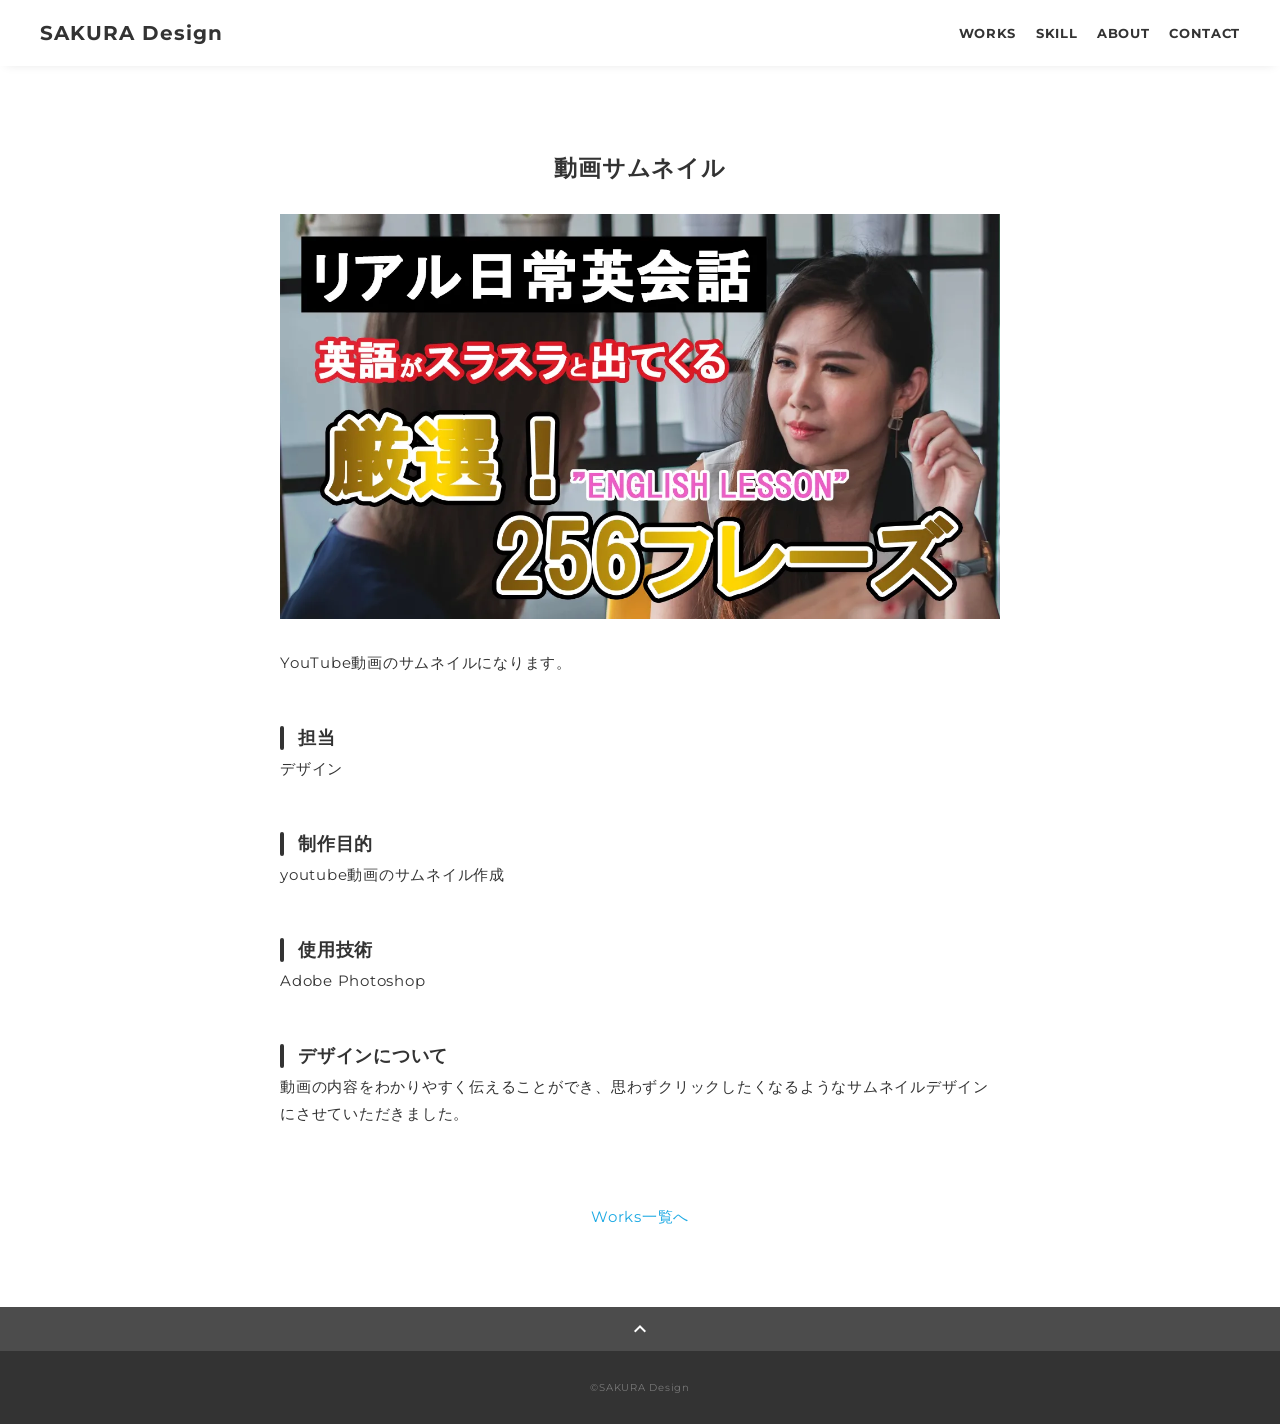
<file: works-6.html>
<!DOCTYPE html>
<html>
<head>
  <meta charset="utf-8">
  <meta name="viewport" content="width=device-width, initial-scale=1.0, maximum-scale=1.0, minimum-scale=1.0">
  <title>SAKURA ポートフォリオ</title>
  <link rel="preconnect" href="https://fonts.gstatic.com">
  <link href="https://fonts.googleapis.com/css2?family=Montserrat:wght@400;700&display=swap" rel="stylesheet">
  <link href="https://fonts.googleapis.com/css?family=Material+Icons+Outlined" rel="stylesheet">
  <link href="css/ress.css" media="all" rel="stylesheet" type="text/css" />
  <link href="css/style.css" media="all" rel="stylesheet" type="text/css" />
</head>

<body>
  <div class="wrapper">

    <!-- header -->
    <header class="header ">
      <div class="container">
        <h1 class="header-logo">
          <a href="index.html">SAKURA Design</a>
        </h1>
        <nav class="gnav">
          <ul class="gnav-list">
            <li class="gnav-item"><a href="index.html#works">WORKS</a></li>
            <li class="gnav-item"><a href="index.html#skill">SKILL</a></li>
            <li class="gnav-item"><a href="index.html#about">ABOUT</a></li>
            <li class="gnav-item"><a href="index.html#contact">CONTACT</a></li>
          </ul>
        </nav>
      </div>
    </header>
    <!-- /header -->

    <main class="content">

      <article class="article">
        <div class="article-container">
          <h2 class="article-title">動画サムネイル</h2>
          <div class="article-body">
            <p>
              <img src="img/works-detail/works-6.webp" alt="">
            </p>
            <p>
              YouTube動画のサムネイルになります。
            </p>
            
            <h3>担当</h3>
            <p>デザイン</p>
            <h3>制作目的</h3>
            <p>youtube動画のサムネイル作成</p>
            <h3>使用技術</h3>
            <p>Adobe Photoshop</p>
            <h3>デザインについて</h3>
            <p>
              動画の内容をわかりやすく伝えることができ、思わずクリックしたくなるようなサムネイルデザインにさせていただきました。
            </p>
            
          </div>
          <div class="home-link">
            <a href="index.html#works">Works一覧へ</a>
          </div>
        </div>
      </article>

      <div class="page-top" id="js-page-top">
        <span class="material-icons-outlined">expand_less</span>
      </div>
    </main>

    <!-- footer -->
    <footer class="footer">
      <div class="copyright">&copy;SAKURA Design</div>
    </footer>
    <!-- /footer -->

  </div>
  <script src="https://ajax.googleapis.com/ajax/libs/jquery/3.6.0/jquery.min.js"></script>
  <script type='text/javascript' src="js/script.js"></script>
</body>
</html>
</file>
<file: css/ress.css>
/*!
 * ress.css • v3.0.1
 * MIT License
 * github.com/filipelinhares/ress
 */

/* # =================================================================
   # Global selectors
   # ================================================================= */

html {
  box-sizing: border-box;
  word-break: normal;
  -moz-tab-size: 4;
  tab-size: 4;

  -webkit-text-size-adjust: 100%; /* Prevent adjustments of font size after orientation changes in iOS */
}

*,
::before,
::after {
  box-sizing: inherit;
  background-repeat: no-repeat; /* Set `background-repeat: no-repeat` to all elements and pseudo elements */
}

::before,
::after {
  vertical-align: inherit;
  text-decoration: inherit; /* Inherit text-decoration and vertical align to ::before and ::after pseudo elements */
}

* {
  margin: 0;
  padding: 0; /* Reset `padding` and `margin` of all elements */
}

/* # =================================================================
   # General elements
   # ================================================================= */

hr {
  overflow: visible; /* Show the overflow in Edge and IE */
  height: 0; /* Add the correct box sizing in Firefox */
}

details,
main {
  display: block; /* Render the `main` element consistently in IE. */
}

summary {
  display: list-item; /* Add the correct display in all browsers */
}

small {
  font-size: 80%; /* Set font-size to 80% in `small` elements */
}

[hidden] {
  display: none; /* Add the correct display in IE */
}

abbr[title] {
  /* Add the correct text decoration in Chrome, Edge, IE, Opera, and Safari */
  text-decoration: underline;
  text-decoration: underline dotted;
  border-bottom: none; /* Remove the bottom border in Chrome 57 */
}

a {
  background-color: transparent; /* Remove the gray background on active links in IE 10 */
}

a:active,
a:hover {
  outline-width: 0; /* Remove the outline when hovering in all browsers */
}

code,
kbd,
pre,
samp {
  font-family: monospace, monospace; /* Specify the font family of code elements */
}

pre {
  font-size: 1em; /* Correct the odd `em` font sizing in all browsers */
}

b,
strong {
  font-weight: bolder; /* Add the correct font weight in Chrome, Edge, and Safari */
}

/* https://gist.github.com/unruthless/413930 */
sub,
sup {
  position: relative;
  font-size: 75%;
  line-height: 0;
  vertical-align: baseline;
}

sub {
  bottom: -.25em;
}

sup {
  top: -.5em;
}

/* # =================================================================
   # Forms
   # ================================================================= */

input {
  border-radius: 0;
}

/* Replace pointer cursor in disabled elements */
[disabled] {
  cursor: default;
}

[type="number"]::-webkit-container-spin-button,
[type="number"]::-webkit-outer-spin-button {
  height: auto; /* Correct the cursor style of increment and decrement buttons in Chrome */
}

[type="search"] {
  outline-offset: -2px; /* Correct the outline style in Safari */

  -webkit-appearance: textfield; /* Correct the odd appearance in Chrome and Safari */
}

[type="search"]::-webkit-search-decoration {
  -webkit-appearance: none; /* Remove the container padding in Chrome and Safari on macOS */
}

textarea {
  overflow: auto; /* Internet Explorer 11+ */
  resize: vertical; /* Specify textarea resizability */
}

button,
input,
optgroup,
select,
textarea {
  font: inherit; /* Specify font inheritance of form elements */
}

optgroup {
  font-weight: bold; /* Restore the font weight unset by the previous rule */
}

button {
  overflow: visible; /* Address `overflow` set to `hidden` in IE 8/9/10/11 */
}

button,
select {
  text-transform: none; /* Firefox 40+, Internet Explorer 11- */
}

/* Apply cursor pointer to button elements */
button,
[type="button"],
[type="reset"],
[type="submit"],
[role="button"] {
  cursor: pointer;
  color: inherit;
}

/* Remove container padding and border in Firefox 4+ */
button::-moz-focus-container,
[type="button"]::-moz-focus-container,
[type="reset"]::-moz-focus-container,
[type="submit"]::-moz-focus-container {
  padding: 0;
  border-style: none;
}

/* Replace focus style removed in the border reset above */
button:-moz-focusring,
[type="button"]::-moz-focus-container,
[type="reset"]::-moz-focus-container,
[type="submit"]::-moz-focus-container {
  outline: 1px dotted ButtonText;
}

button,
html [type="button"],
/* Prevent a WebKit bug where (2) destroys native `audio` and `video`controls in Android 4 */
[type="reset"],
[type="submit"] {
  -webkit-appearance: button; /* Correct the inability to style clickable types in iOS */
}

/* Remove the default button styling in all browsers */
button,
input,
select,
textarea {
  border-style: none;
  background-color: transparent;
}

/* Style select like a standard input */
select {
  -webkit-appearance: none; /* Chrome 41+ */
  -moz-appearance: none; /* Firefox 36+ */
}

select::-ms-expand {
  display: none; /* Internet Explorer 11+ */
}

select::-ms-value {
  color: currentColor; /* Internet Explorer 11+ */
}

legend {
  display: table; /* Correct the text wrapping in Edge and IE */
  max-width: 100%; /* Correct the text wrapping in Edge and IE */
  max-width: 100%; /* Correct the text wrapping in Edge 18- and IE */
  white-space: normal; /* Correct the text wrapping in Edge and IE */
  color: inherit; /* Correct the color inheritance from `fieldset` elements in IE */
  border: 0; /* Correct `color` not being inherited in IE 8/9/10/11 */
}

::-webkit-file-upload-button {
  font: inherit; /* Change font properties to `inherit` in Chrome and Safari */
  color: inherit;
  /* Correct the inability to style clickable types in iOS and Safari */

  -webkit-appearance: button;
}

/* # =================================================================
   # Specify media element style
   # ================================================================= */

img {
  border-style: none; /* Remove border when inside `a` element in IE 8/9/10 */
}

/* Add the correct vertical alignment in Chrome, Firefox, and Opera */
progress {
  vertical-align: baseline;
}

/* # =================================================================
   # Accessibility
   # ================================================================= */

/* Hide content from screens but not screenreaders */
@media screen {
  [hidden~="screen"] {
    display: inherit;
  }
  [hidden~="screen"]:not(:active):not(:focus):not(:target) {
    position: absolute !important;
    clip: rect(0 0 0 0) !important;
  }
}

/* Specify the progress cursor of updating elements */
[aria-busy="true"] {
  cursor: progress;
}

/* Specify the pointer cursor of trigger elements */
[aria-controls] {
  cursor: pointer;
}

/* Specify the unstyled cursor of disabled, not-editable, or otherwise inoperable elements */
[aria-disabled] {
  cursor: default;
}
</file>
<file: css/style.css>
body {
  font-family: "Montserrat","Helvetica Neue",Arial,"Hiragino Kaku Gothic ProN","Hiragino Sans",Meiryo,sans-serif;
  font-size: 15px;
  letter-spacing: .05em;
  color: #333;
}

a {
  transition: opacity .3s;
  text-decoration: none;
  color: #1ca9e3;
}

img {
  max-width: 100%;
  height: auto;
  vertical-align: bottom;
  border-style: none;
}



.pc-only {
  display: block;
}

.sp-only {
  display: none;
}

/*--------------------------------
 レイアウト
---------------------------------*/
.wrapper {
  padding-top: 73px;
}

.section {
  padding: 90px 0;
}

.section:nth-of-type(odd) {
  background-color: #f7f7f7;
}

.container {
  max-width: 1340px;
  margin: 0 auto;
  padding: 0 40px;
}

/*--------------------------------
 見出し
---------------------------------*/
.title {
  font-size: 34px;
  font-weight: bold;
  line-height: 1;
  margin-bottom: 40px;
  text-align: center;
  letter-spacing: .05em;
  color: #333;
}

.lead {
  font-size: 16px;
  line-height: 1.8;
  margin-bottom: 30px;
}

/*--------------------------------
ヘッダー
---------------------------------*/
.header {
  position: fixed;
  top: 0;
  z-index: 1;
  width: 100%;
  background-color: #fff;
  box-shadow: 0 5px 10px -6px rgba(0,0,0,.1);
}

.header .container {
  display: flex;
  align-items: center;
  justify-content: space-between;
  padding: 20px 40px;
}

.header-logo {
  font-size: 20px;
  font-weight: bold;
  line-height: 1.2;
  margin-right: 20px;
  letter-spacing: .05em;
}

.header-logo a {
  color: #333;
}

.gnav-list {
  display: flex;
  justify-content: space-between;
  list-style: none;
}

.gnav-item:not(:last-child) {
  margin-right: 20px;
}

.gnav-item a {
  position: relative;
  font-size: 13px;
  font-weight: bold;
  display: inline-block;
  padding: 5px 0;
  transition: .3s;
  letter-spacing: .05em;
  color: #333;
}
.gnav-item a:after {
  position: absolute;
  bottom: 0;
  left: 50%;
  width: 0;
  height: 3px;
  content: "";
  transition: .3s;
  -webkit-transform: translateX(-50%);
  transform: translateX(-50%);
  background-color: #333;
}

.gnav-item a:hover:after {
  width: 100%;
}

/*--------------------------------
 メインビジュアル
---------------------------------*/
.splide__slide img {
  width: 100%;
}

/*--------------------------------
 Works
---------------------------------*/
.works-list {
  display: flex;
  flex-wrap: wrap;
  margin-bottom: -40px;
}

.works-item {
  width: 31.74603%;
  margin-right: 1.58730%;
  margin-bottom: 40px;
  color: #333;
}

.works-item:hover {
  opacity: .9;
}

.works-item:nth-of-type(3n) {
  margin-right: 0;
}

.works-img img {
  border: 1px solid #e6e6e6;
}

.works-name {
  font-size: 12px;
  font-weight: bold;
  margin-top: 8px;
}

.works-info {
  font-size: 10px;
  margin-top: 5px;
}

/*--------------------------------
 Skill
---------------------------------*/
.skill-list {
  display: flex;
  flex-wrap: wrap;
  justify-content: space-between;
  margin-bottom: -50px;
}

.skill-item {
  display: flex;
  align-items: flex-start;
  justify-content: space-between;
  width: 48%;
  margin-bottom: 50px;
}

.skill-img {
  width: 60px;
  height: auto;
  margin-right: 20px;
}

.skill-body {
  flex: 1;
}

.skill-name {
  margin-bottom: 10px;
}

.skill-text {
  font-size: 14px;
  line-height: 1.8;
}

/*--------------------------------
 About
---------------------------------*/
.profile {
  display: flex;
  flex-wrap: wrap;
  max-width: 800px;
  margin: 0 auto;
}
.profile-img {
  width: 20%;
  margin-right: 30px;
  border-radius: 50%;
}
.profile-img img {
  border-radius: 50%;
}
.profile-body {
  flex: 1;
}

.profile-body p {
  font-size: 15px;
  line-height: 1.8;
}

.profile-body p:not(:last-child) {
  margin-bottom: 30px;
}

/*--------------------------------
 Contact
---------------------------------*/
.contact {
  text-align: center;
}

.contact-item:not(:last-child) {
  margin-right: 10px;
}

.contact-text {
  margin-top: 10px;
}
/*--------------------------------
 ページトップ
---------------------------------*/
.page-top {
  font-weight: bold;
  padding: 10px;
  cursor: pointer;
  text-align: center;
  background-color: #4c4c4c;
}

.page-top .material-icons-outlined {
  vertical-align: bottom;
  color: #fff;
}

/*--------------------------------
 フッター
---------------------------------*/
.footer {
  padding: 30px;
  background-color: #333;
}

.copyright {
  font-size: 10px;
  text-align: center;
  color: #797979;
}

/*--------------------------------
 下層：Worksページ
---------------------------------*/
.article {
  padding: 80px 0;
}

.article-container {
  max-width: 1040px;
  margin: 0 auto;
  padding: 0 20px;
}

.article-title {
  margin-bottom: 30px;
  text-align: center;
}

.article-body {
  max-width: 720px;
  margin: 0 auto;
  margin-bottom: 80px;
}

.article-body h3 {
  position: relative;
  font-size: 18px;
  margin-bottom: 5px;
  padding-left: 1em;
}

.article-body img {
  width: 100%;
  height: auto;
}

.article-body h3:not(:first-child) {
  margin-top: 50px;
}

.article-body h3::before {
  position: absolute;
  top: 0;
  left: 0;
  width: 4px;
  height: 100%;
  content: "";
  border-radius: 3px;
  background-color: #333;
}

.article-body p {
  font-size: 15px;
  line-height: 1.8;
  margin-bottom: 30px;
}

.home-link {
  text-align: center;
}

/*media Queries 767
----------------------------------------------------*/
@media screen and (max-width: 767px) {
  body {
    font-size: 14px;
  }

  .pc-only {
    display: none;
  }

  .sp-only {
    display: block;
  }

  /* 見出し */
  .title {
    font-size: 26px;
    margin-bottom: 20px;
  }

  .lead {
    font-size: 14px;
    line-height: 1.7;
    margin-bottom: 20px;
  }

  /* レイアウト */
  .wrapper {
    padding-top: 57px;
  }

  .section {
    padding: 60px 0;
  }

  .container {
    padding: 0 20px;
  }

  /* ヘッダー */
  .header .container {
    padding: 15px;
  }

  .header-logo {
    font-size: 15px;
    margin-right: 15px;
  }

  .gnav-item:not(:last-child) {
    margin-right: 10px;
  }

  .gnav-item a {
    font-size: 10px;
  }

  .gnav-item a:after {
    display: none;
  }

  /*  メインビジュアル */
  .mv {
    height: 40vh;
  }

  .mv-container {
    padding: 0 20px;
  }

  .mv-title {
    font-size: 30px;
  }
  .mv-subtitle {
    font-size: 16px;
    margin-bottom: 20px;
  }

  .mv-text {
    top: 75%;
    font-size: 14px;
    line-height: 1.7;
  }

  /* Works */
  .works-name {
    font-size: 12px;
  }

  .works-info {
    margin-top: 3px;
  }

  .works-list {
    justify-content: space-between;
  }

  .works-item {
    flex: 0 0 48%;
    margin-right: 0;
    margin-bottom: 30px;
  }

  /* Skill */
  .skill-list {
    display: block;
    margin-bottom: 0;
  }

  .skill-item {
    width: 100%;
    margin-bottom: 35px;
  }

  .skill-item:last-child {
    margin-bottom: 0;
  }

  .skill-name {
    margin-bottom: 5px;
  }

  .skill-text {
    font-size: 13px;
    line-height: 1.7;
  }

  /* About */
  .profile {
    display: block;
  }
  .profile-img {
    width: 150px;
    margin: 0 auto;
    margin-bottom: 25px;
  }

  .profile-body p {
    font-size: 14px;
    line-height: 1.7;
  }

  .profile-body p:not(:last-child) {
    margin-bottom: 20px;
  }

  /* フッター */
  .footer {
    padding: 20px;
  }

  /* 下層ページ */
  .article {
    padding: 50px 0;
  }

  .article-body h3 {
    font-size: 16px;
    padding-left: .8em;
  }

  .article-body h3:not(:first-child) {
    margin-top: 30px;
  }

  .article-body p {
    font-size: 14px;
    line-height: 1.7;
    margin-bottom: 20px;
  }
}
</file>
